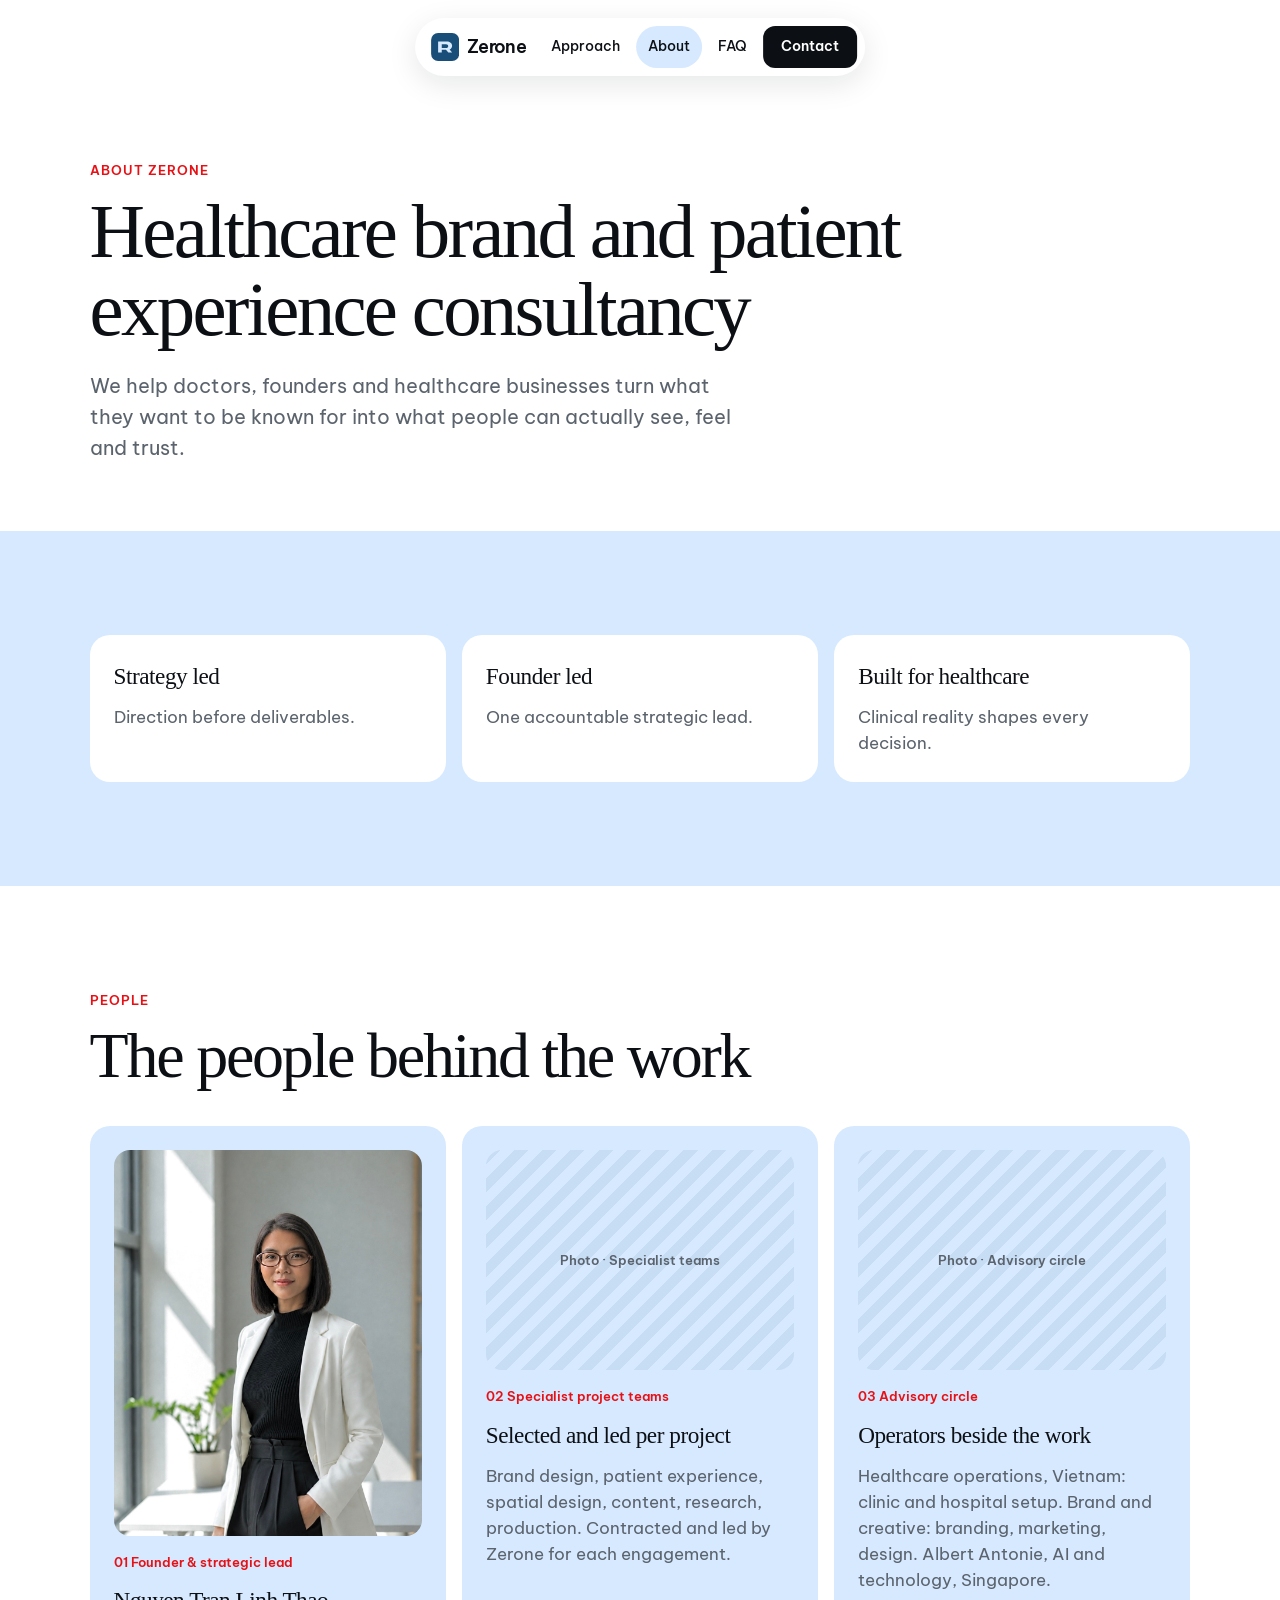
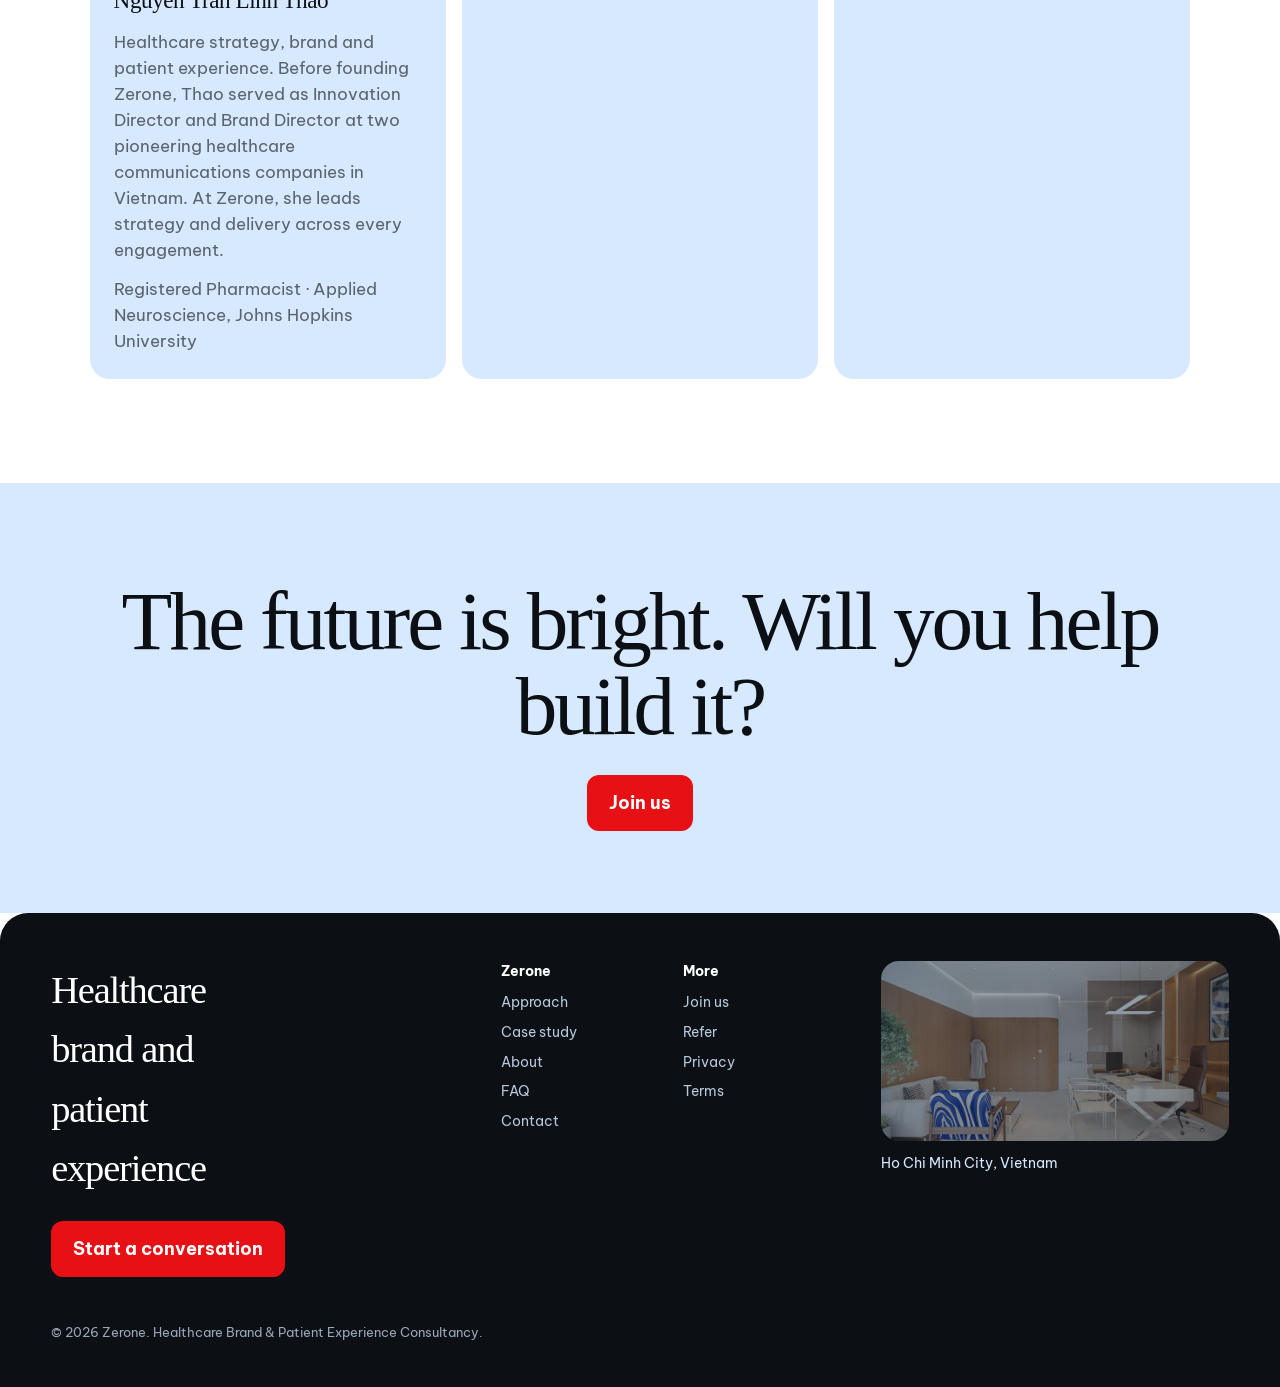
<file: about.html>
<!DOCTYPE html>
<html lang="en">
  <head>
    <meta charset="utf-8" />
    <meta name="viewport" content="width=device-width, initial-scale=1" />
    <title>About — Zerone</title>
    <link rel="icon" href="assets/logo.svg" type="image/svg+xml" />
    <link rel="preconnect" href="https://fonts.googleapis.com" />
    <link rel="preconnect" href="https://fonts.gstatic.com" crossorigin />
    <link href="https://fonts.googleapis.com/css2?family=Be+Vietnam+Pro:ital,wght@0,400;0,500;0,600;0,700;1,400&display=swap" rel="stylesheet" />
    <link rel="stylesheet" href="css/site.css" />
  </head>
  <body data-page="About">
    <div id="chrome-top"></div>
    <header class="page-hero">
      <p class="kicker">About Zerone</p>
      <h1>Healthcare brand and patient experience consultancy</h1>
      <p class="lede">We help doctors, founders and healthcare businesses turn what they want to be known for into what people can actually see, feel and trust.</p>
    </header>
    <section class="section mist">
      <div class="work-grid">
        <article class="work-card">
          <h3>Strategy led</h3>
          <p>Direction before deliverables.</p>
        </article>
        <article class="work-card">
          <h3>Founder led</h3>
          <p>One accountable strategic lead.</p>
        </article>
        <article class="work-card">
          <h3>Built for healthcare</h3>
          <p>Clinical reality shapes every decision.</p>
        </article>
      </div>
    </section>
    <section class="section">
      <p class="kicker">People</p>
      <h2 class="display">The people behind the work</h2>
      <div class="work-grid">
        <article class="work-card">
          <figure class="photo"><img src="assets/img/founder.jpg" alt="Nguyen Tran Linh Thao, founder and strategic lead" loading="lazy" /></figure>
          <div class="num">01 Founder &amp; strategic lead</div>
          <h3>Nguyen Tran Linh Thao</h3>
          <p>Healthcare strategy, brand and patient experience. Before founding Zerone, Thao served as Innovation Director and Brand Director at two pioneering healthcare communications companies in Vietnam. At Zerone, she leads strategy and delivery across every engagement.</p>
          <p style="margin-top: 0.8rem">Registered Pharmacist · Applied Neuroscience, Johns Hopkins University</p>
        </article>
        <article class="work-card">
          <div class="photo-slot">Photo · Specialist teams</div>
          <div class="num">02 Specialist project teams</div>
          <h3>Selected and led per project</h3>
          <p>Brand design, patient experience, spatial design, content, research, production. Contracted and led by Zerone for each engagement.</p>
        </article>
        <article class="work-card">
          <div class="photo-slot">Photo · Advisory circle</div>
          <div class="num">03 Advisory circle</div>
          <h3>Operators beside the work</h3>
          <p>Healthcare operations, Vietnam: clinic and hospital setup. Brand and creative: branding, marketing, design. Albert Antonie, AI and technology, Singapore.</p>
        </article>
      </div>
    </section>
    <section class="cta-band">
      <h2>The future is bright. Will you help build it?</h2>
      <p><a class="btn" href="join.html">Join us</a></p>
    </section>
    <div id="chrome-bottom"></div>
    <script src="js/site.js"></script>
  </body>
</html>
</file>
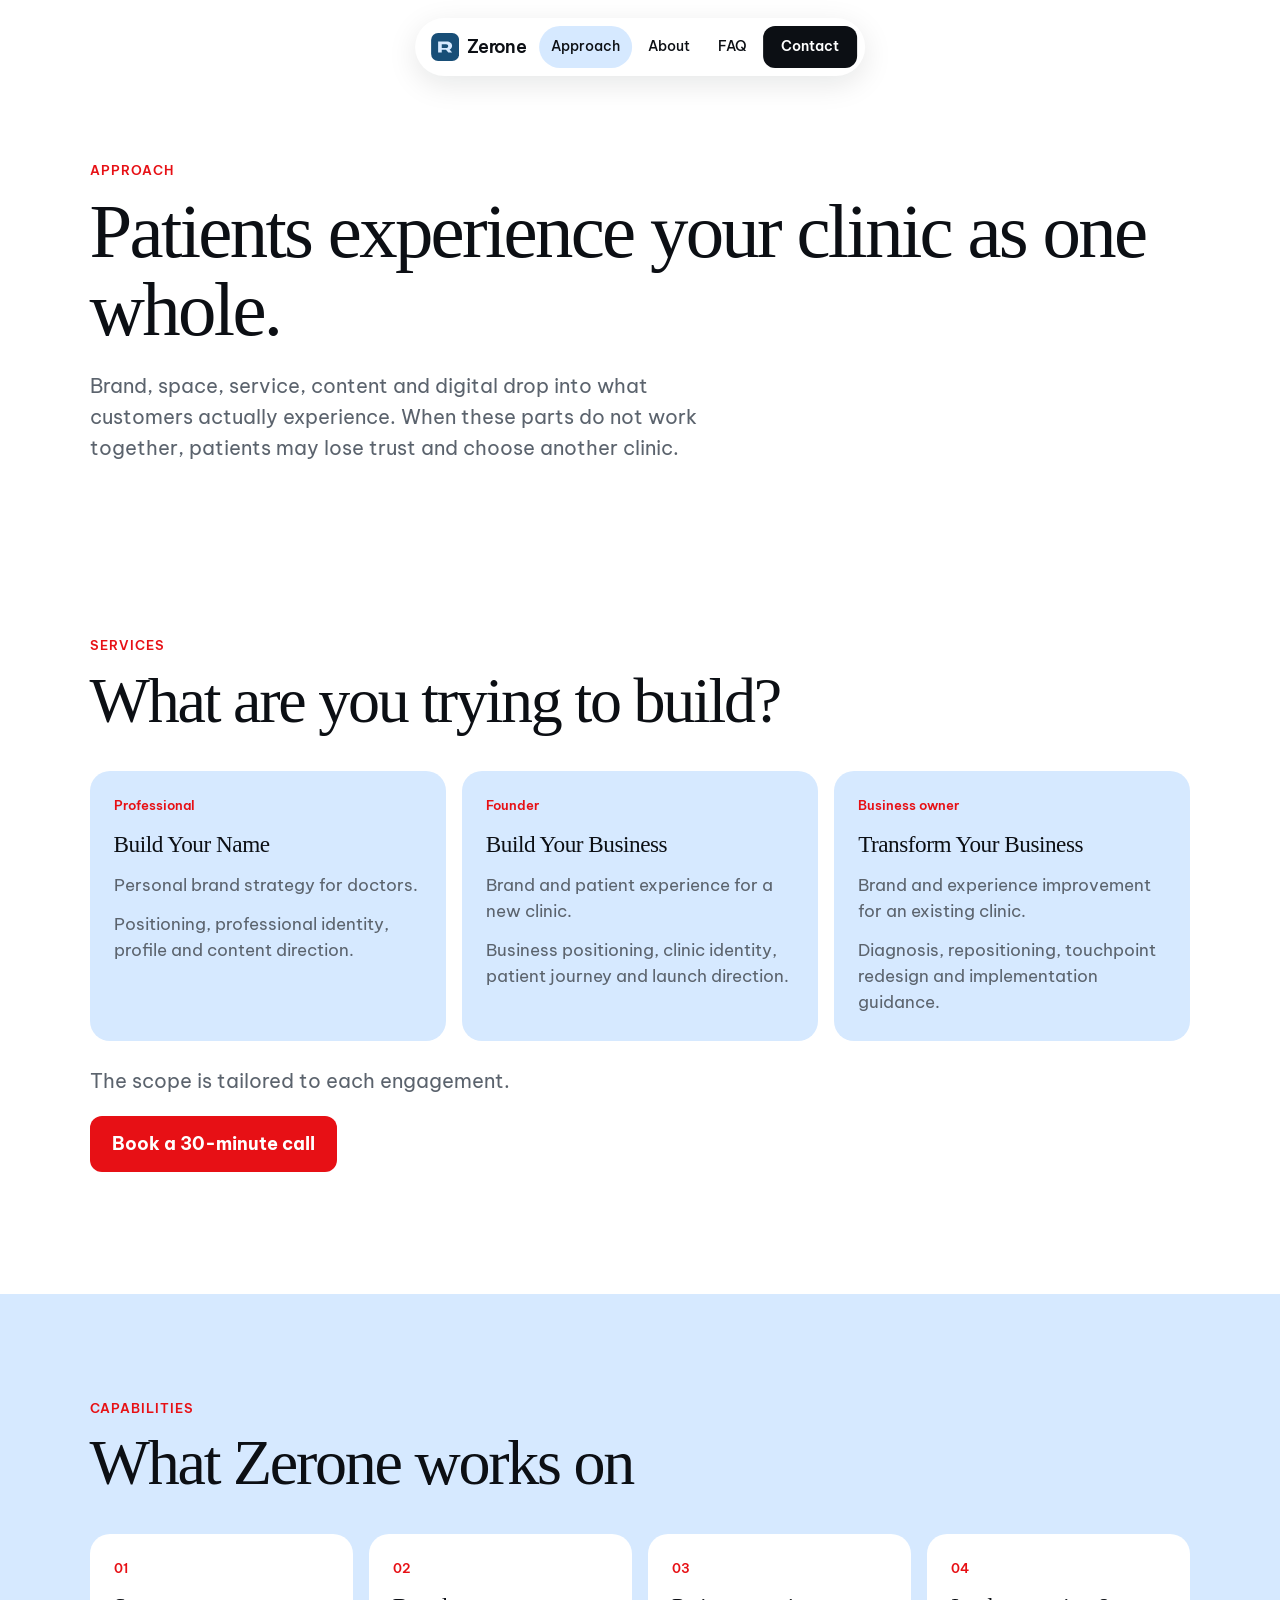
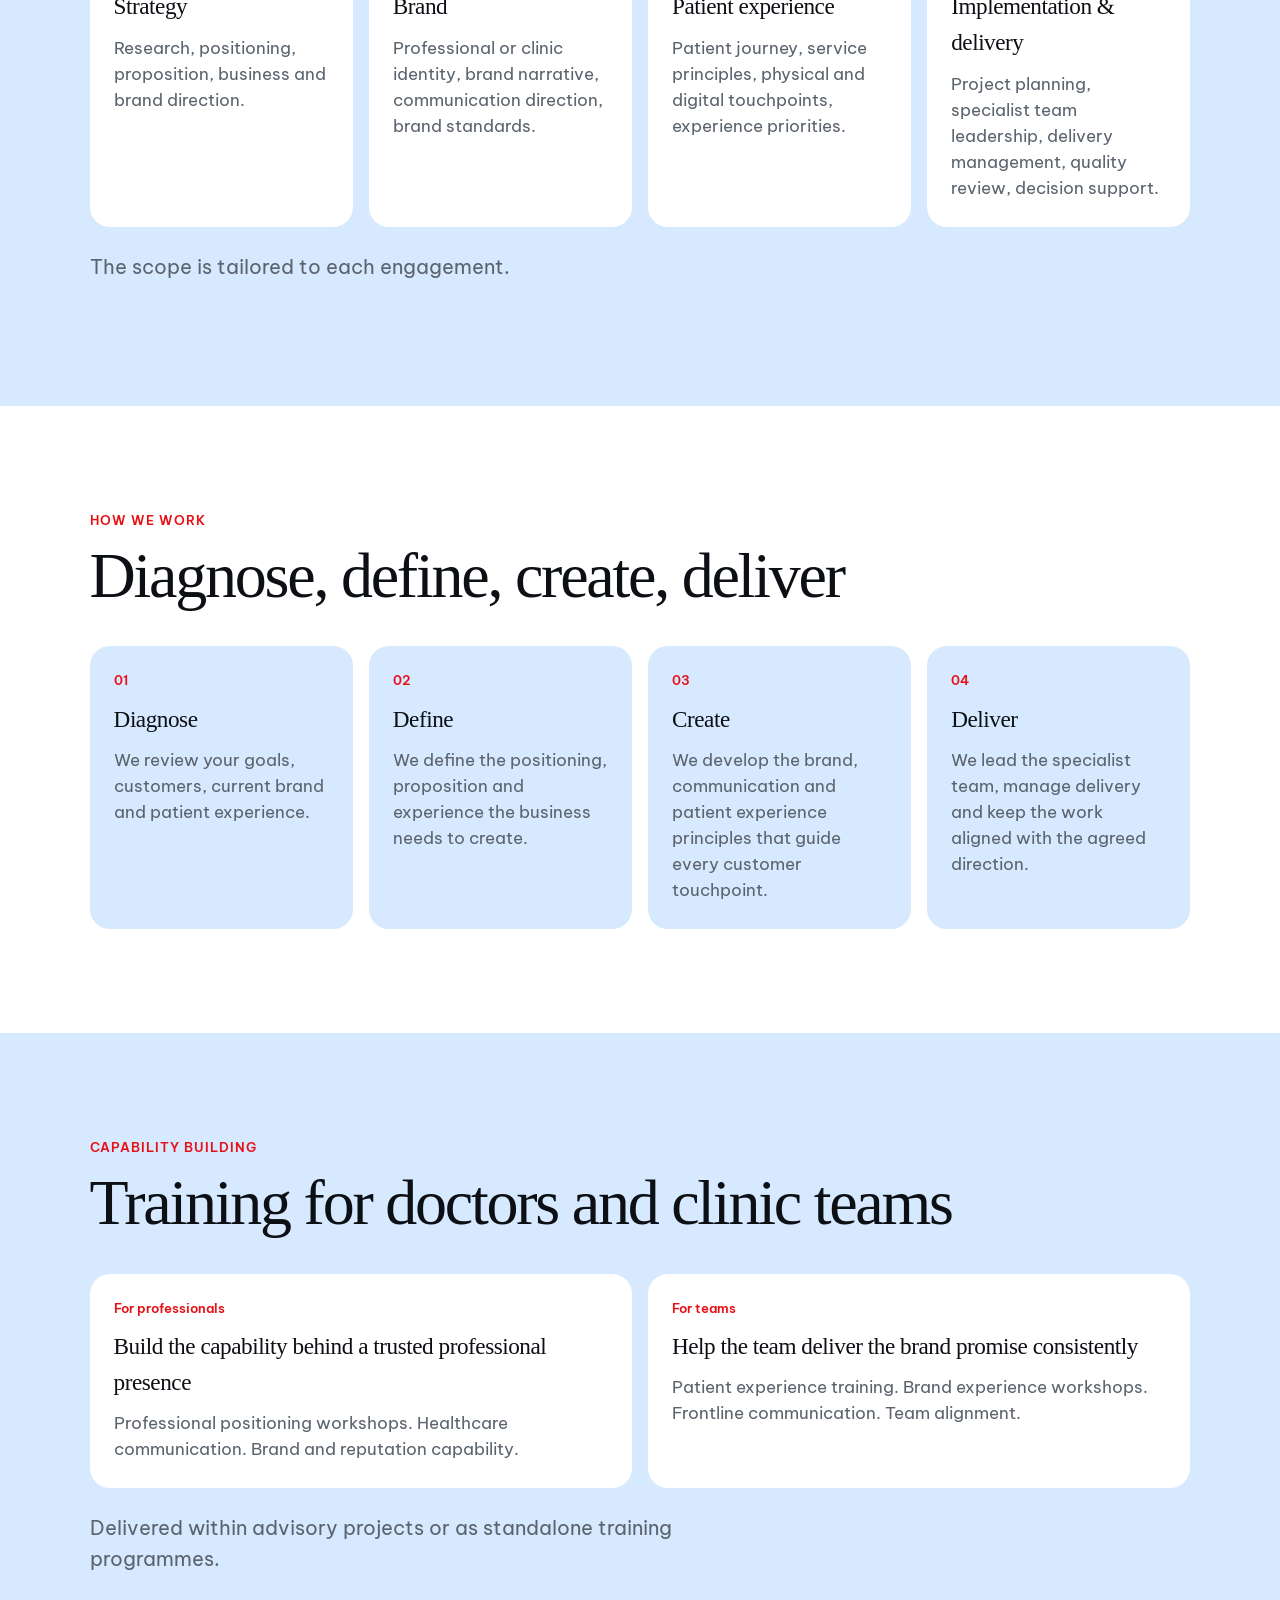
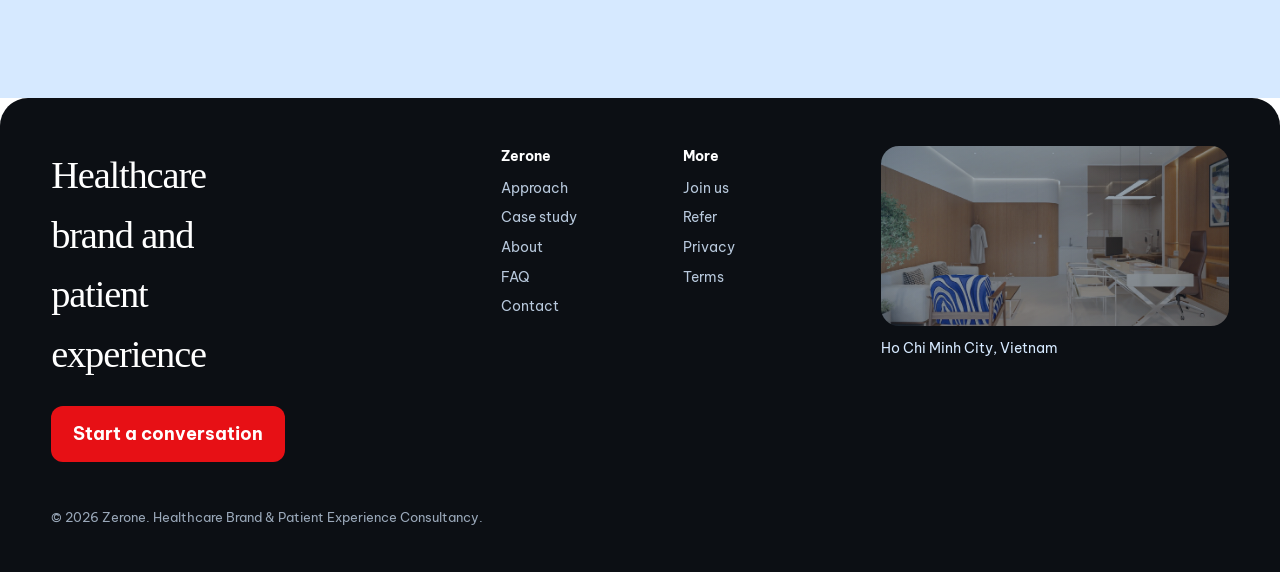
<file: approach.html>
<!DOCTYPE html>
<html lang="en">
  <head>
    <meta charset="utf-8" />
    <meta name="viewport" content="width=device-width, initial-scale=1" />
    <title>Approach — Zerone</title>
    <link rel="icon" href="assets/logo.svg" type="image/svg+xml" />
    <link rel="preconnect" href="https://fonts.googleapis.com" />
    <link rel="preconnect" href="https://fonts.gstatic.com" crossorigin />
    <link href="https://fonts.googleapis.com/css2?family=Be+Vietnam+Pro:ital,wght@0,400;0,500;0,600;0,700;1,400&display=swap" rel="stylesheet" />
    <link rel="stylesheet" href="css/site.css" />
  </head>
  <body data-page="Approach">
    <div id="chrome-top"></div>
    <header class="page-hero">
      <p class="kicker">Approach</p>
      <h1>Patients experience your clinic as one whole.</h1>
      <p class="lede">Brand, space, service, content and digital drop into what customers actually experience. When these parts do not work together, patients may lose trust and choose another clinic.</p>
    </header>
    <section class="section" id="services">
      <p class="kicker">Services</p>
      <h2 class="display">What are you trying to build?</h2>
      <div class="work-grid" style="margin-top: 2rem">
        <article class="work-card"><div class="num">Professional</div><h3>Build Your Name</h3><p>Personal brand strategy for doctors.</p><p style="margin-top: 0.8rem">Positioning, professional identity, profile and content direction.</p></article>
        <article class="work-card"><div class="num">Founder</div><h3>Build Your Business</h3><p>Brand and patient experience for a new clinic.</p><p style="margin-top: 0.8rem">Business positioning, clinic identity, patient journey and launch direction.</p></article>
        <article class="work-card"><div class="num">Business owner</div><h3>Transform Your Business</h3><p>Brand and experience improvement for an existing clinic.</p><p style="margin-top: 0.8rem">Diagnosis, repositioning, touchpoint redesign and implementation guidance.</p></article>
      </div>
      <p class="lede" style="margin-top: 1.5rem">The scope is tailored to each engagement.</p>
      <p><a class="btn" href="contact.html">Book a 30-minute call</a></p>
    </section>
    <section class="section mist">
      <p class="kicker">Capabilities</p>
      <h2 class="display">What Zerone works on</h2>
      <div class="caps">
        <article class="cap">
          <div class="num">01</div>
          <h3>Strategy</h3>
          <p>Research, positioning, proposition, business and brand direction.</p>
        </article>
        <article class="cap">
          <div class="num">02</div>
          <h3>Brand</h3>
          <p>Professional or clinic identity, brand narrative, communication direction, brand standards.</p>
        </article>
        <article class="cap">
          <div class="num">03</div>
          <h3>Patient experience</h3>
          <p>Patient journey, service principles, physical and digital touchpoints, experience priorities.</p>
        </article>
        <article class="cap">
          <div class="num">04</div>
          <h3>Implementation &amp; delivery</h3>
          <p>Project planning, specialist team leadership, delivery management, quality review, decision support.</p>
        </article>
      </div>
      <p class="lede" style="margin-top: 1.5rem">The scope is tailored to each engagement.</p>
    </section>
    <section class="section" id="how">
      <p class="kicker">How we work</p>
      <h2 class="display">Diagnose, define, create, deliver</h2>
      <div class="work-grid four">
        <article class="work-card">
          <div class="num">01</div>
          <h3>Diagnose</h3>
          <p>We review your goals, customers, current brand and patient experience.</p>
        </article>
        <article class="work-card">
          <div class="num">02</div>
          <h3>Define</h3>
          <p>We define the positioning, proposition and experience the business needs to create.</p>
        </article>
        <article class="work-card">
          <div class="num">03</div>
          <h3>Create</h3>
          <p>We develop the brand, communication and patient experience principles that guide every customer touchpoint.</p>
        </article>
        <article class="work-card">
          <div class="num">04</div>
          <h3>Deliver</h3>
          <p>We lead the specialist team, manage delivery and keep the work aligned with the agreed direction.</p>
        </article>
      </div>
    </section>
    <section class="section mist" id="training">
      <p class="kicker">Capability building</p>
      <h2 class="display">Training for doctors and clinic teams</h2>
      <div class="work-grid two">
        <article class="work-card">
          <div class="role">For professionals</div>
          <h3>Build the capability behind a trusted professional presence</h3>
          <p>Professional positioning workshops. Healthcare communication. Brand and reputation capability.</p>
        </article>
        <article class="work-card">
          <div class="role">For teams</div>
          <h3>Help the team deliver the brand promise consistently</h3>
          <p>Patient experience training. Brand experience workshops. Frontline communication. Team alignment.</p>
        </article>
      </div>
      <p class="lede" style="margin-top: 1.5rem">Delivered within advisory projects or as standalone training programmes.</p>
    </section>
    <div id="chrome-bottom"></div>
    <script src="js/site.js"></script>
  </body>
</html>
</file>
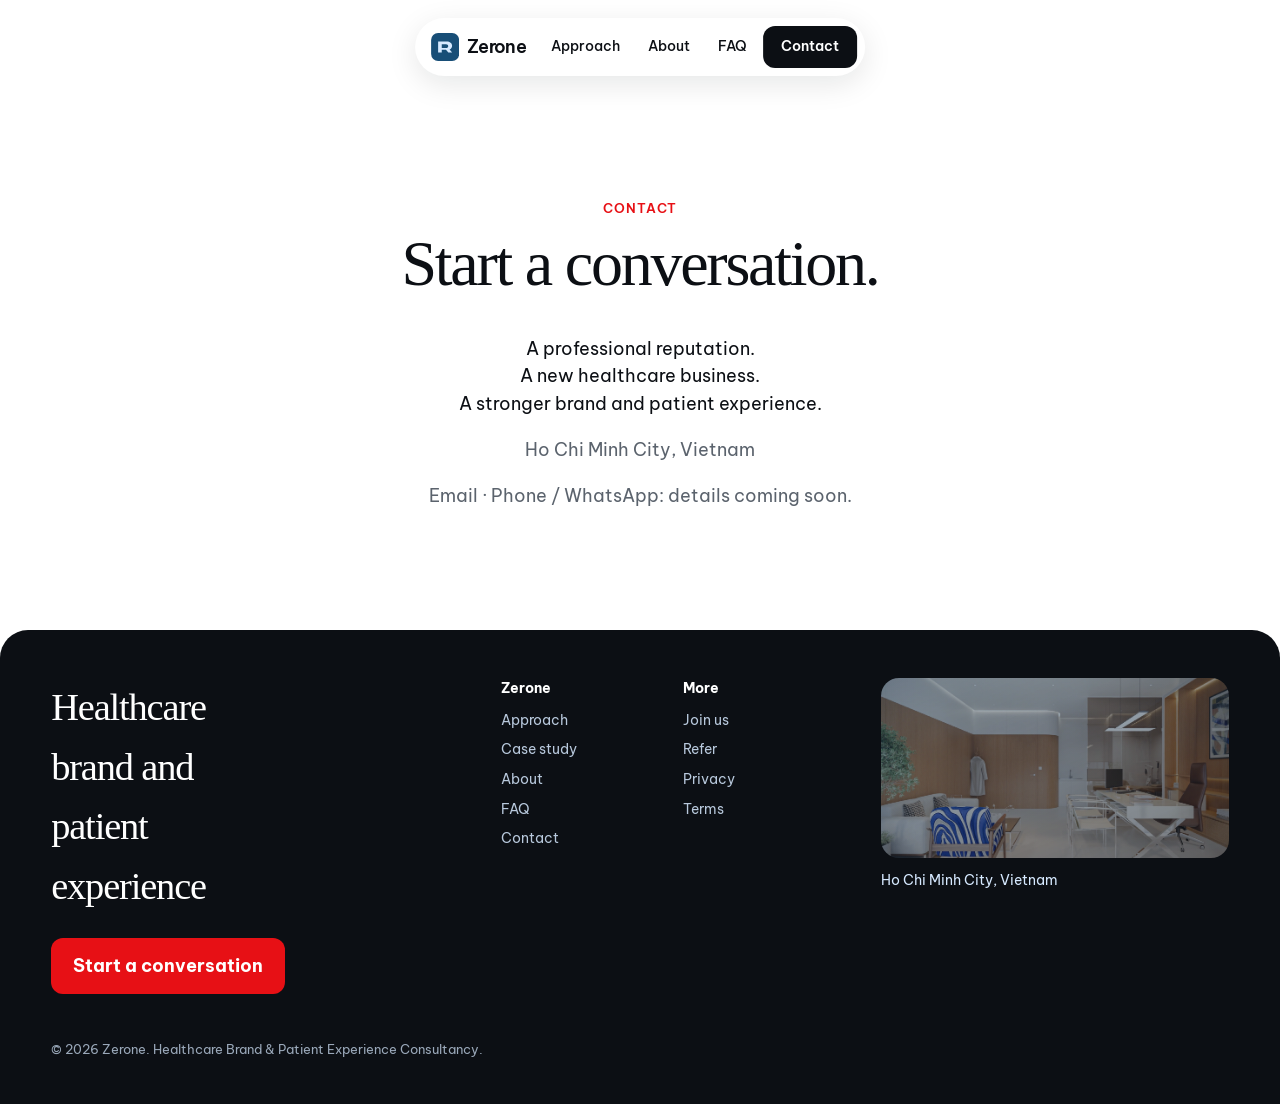
<file: contact.html>
<!DOCTYPE html>
<html lang="en">
  <head>
    <meta charset="utf-8" />
    <meta name="viewport" content="width=device-width, initial-scale=1" />
    <title>Contact — Zerone</title>
    <link rel="icon" href="assets/logo.svg" type="image/svg+xml" />
    <link rel="preconnect" href="https://fonts.googleapis.com" />
    <link rel="preconnect" href="https://fonts.gstatic.com" crossorigin />
    <link href="https://fonts.googleapis.com/css2?family=Be+Vietnam+Pro:ital,wght@0,400;0,500;0,600;0,700;1,400&display=swap" rel="stylesheet" />
    <link rel="stylesheet" href="css/site.css" />
  </head>
  <body data-page="Contact">
    <div id="chrome-top"></div>
    <main class="form-page">
      <div style="width: min(680px, 92vw)">
        <p class="kicker">Contact</p>
        <h1 class="display">Start a conversation.</h1>
        <p>A professional reputation.<br />A new healthcare business.<br />A stronger brand and patient experience.</p>
        <p style="color: var(--slate)">Ho Chi Minh City, Vietnam</p>
        <p style="color: var(--slate)">Email · Phone / WhatsApp: details coming soon.</p>
      </div>
    </main>
    <div id="chrome-bottom"></div>
    <script src="js/site.js"></script>
  </body>
</html>
</file>
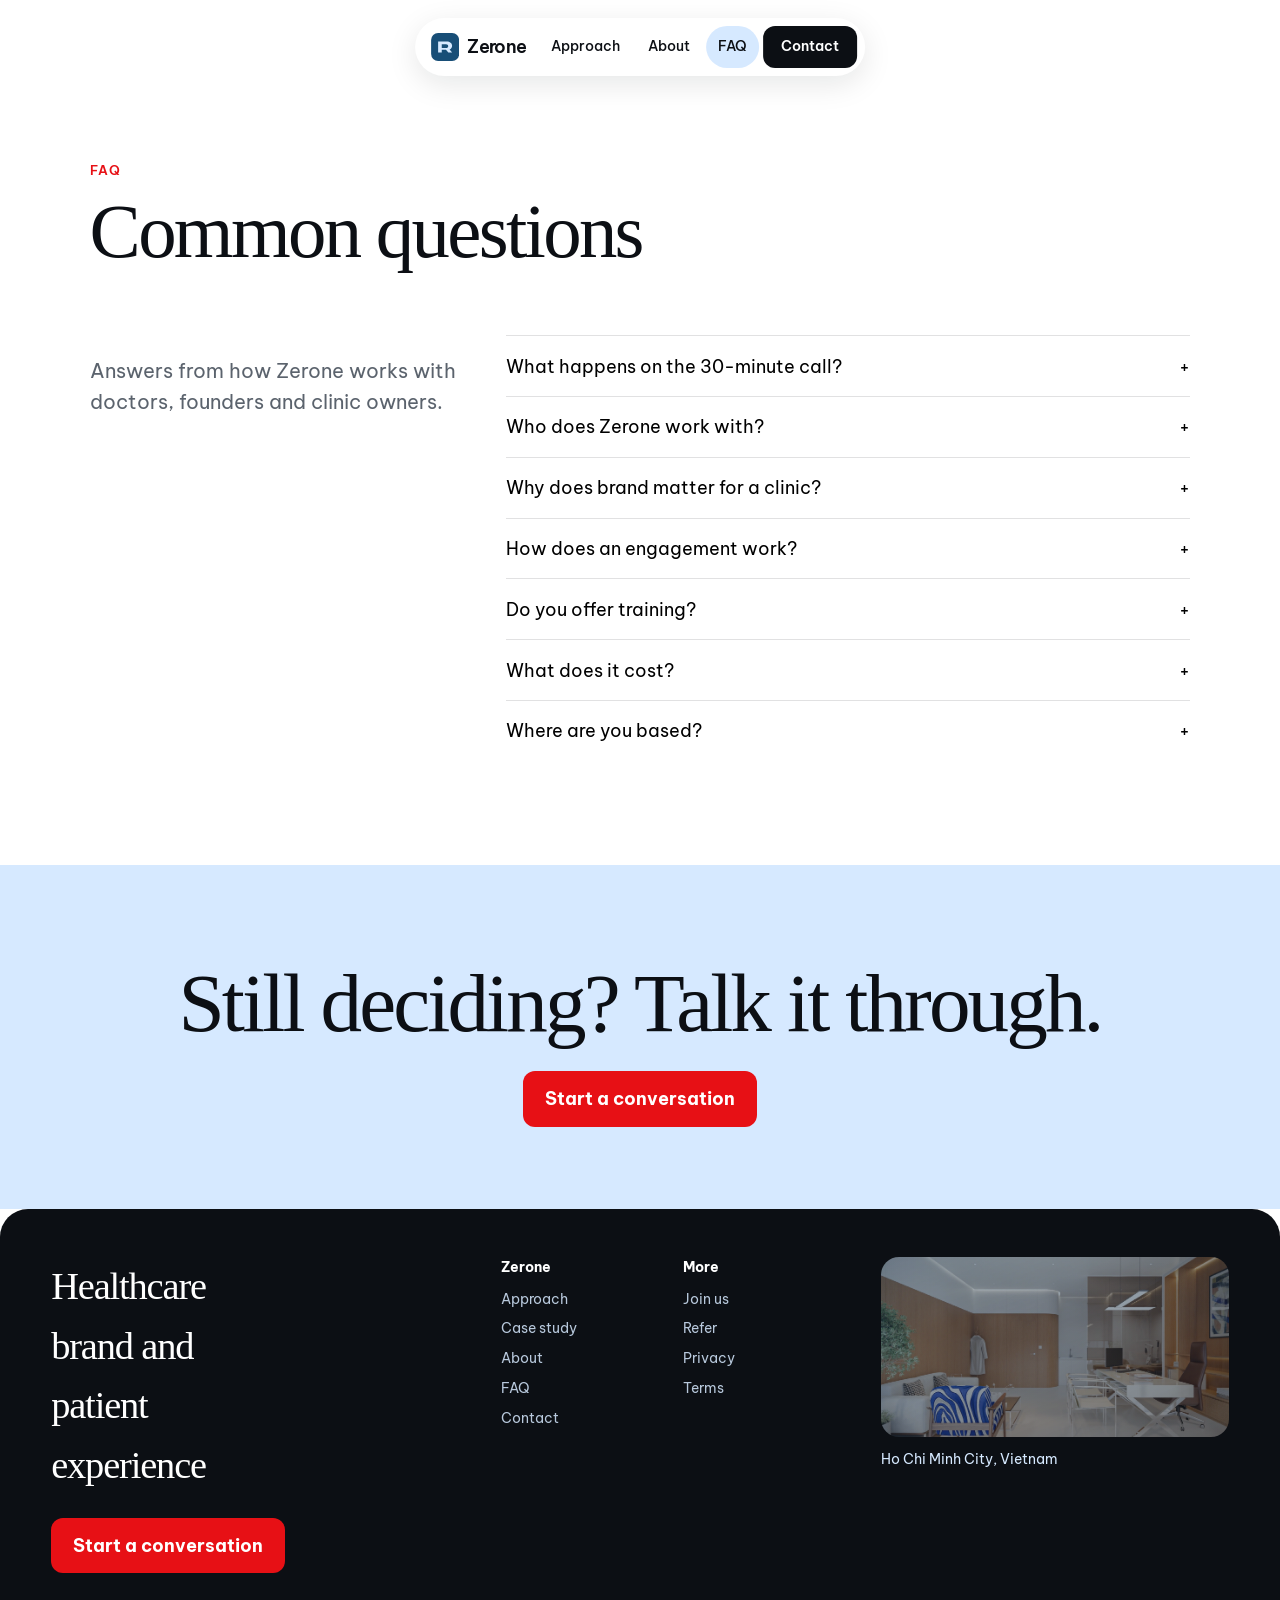
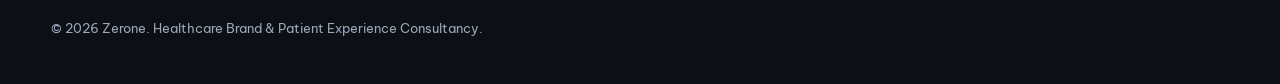
<file: faq.html>
<!DOCTYPE html>
<html lang="en">
  <head>
    <meta charset="utf-8" />
    <meta name="viewport" content="width=device-width, initial-scale=1" />
    <title>FAQ — Zerone</title>
    <link rel="icon" href="assets/logo.svg" type="image/svg+xml" />
    <link rel="preconnect" href="https://fonts.googleapis.com" />
    <link rel="preconnect" href="https://fonts.gstatic.com" crossorigin />
    <link href="https://fonts.googleapis.com/css2?family=Be+Vietnam+Pro:ital,wght@0,400;0,500;0,600;0,700;1,400&display=swap" rel="stylesheet" />
    <link rel="stylesheet" href="css/site.css" />
  </head>
  <body data-page="FAQ">
    <div id="chrome-top"></div>
    <header class="page-hero">
      <p class="kicker">FAQ</p>
      <h1>Common questions</h1>
    </header>
    <section class="section" style="padding-top: 0">
      <div class="faq-wrap">
        <p class="lede">Answers from how Zerone works with doctors, founders and clinic owners.</p>
        <div id="faq-list"></div>
      </div>
    </section>
    <section class="cta-band">
      <h2>Still deciding? Talk it through.</h2>
      <p><a class="btn" href="contact.html">Start a conversation</a></p>
    </section>
    <div id="chrome-bottom"></div>
    <script src="js/site.js"></script>
  </body>
</html>
</file>
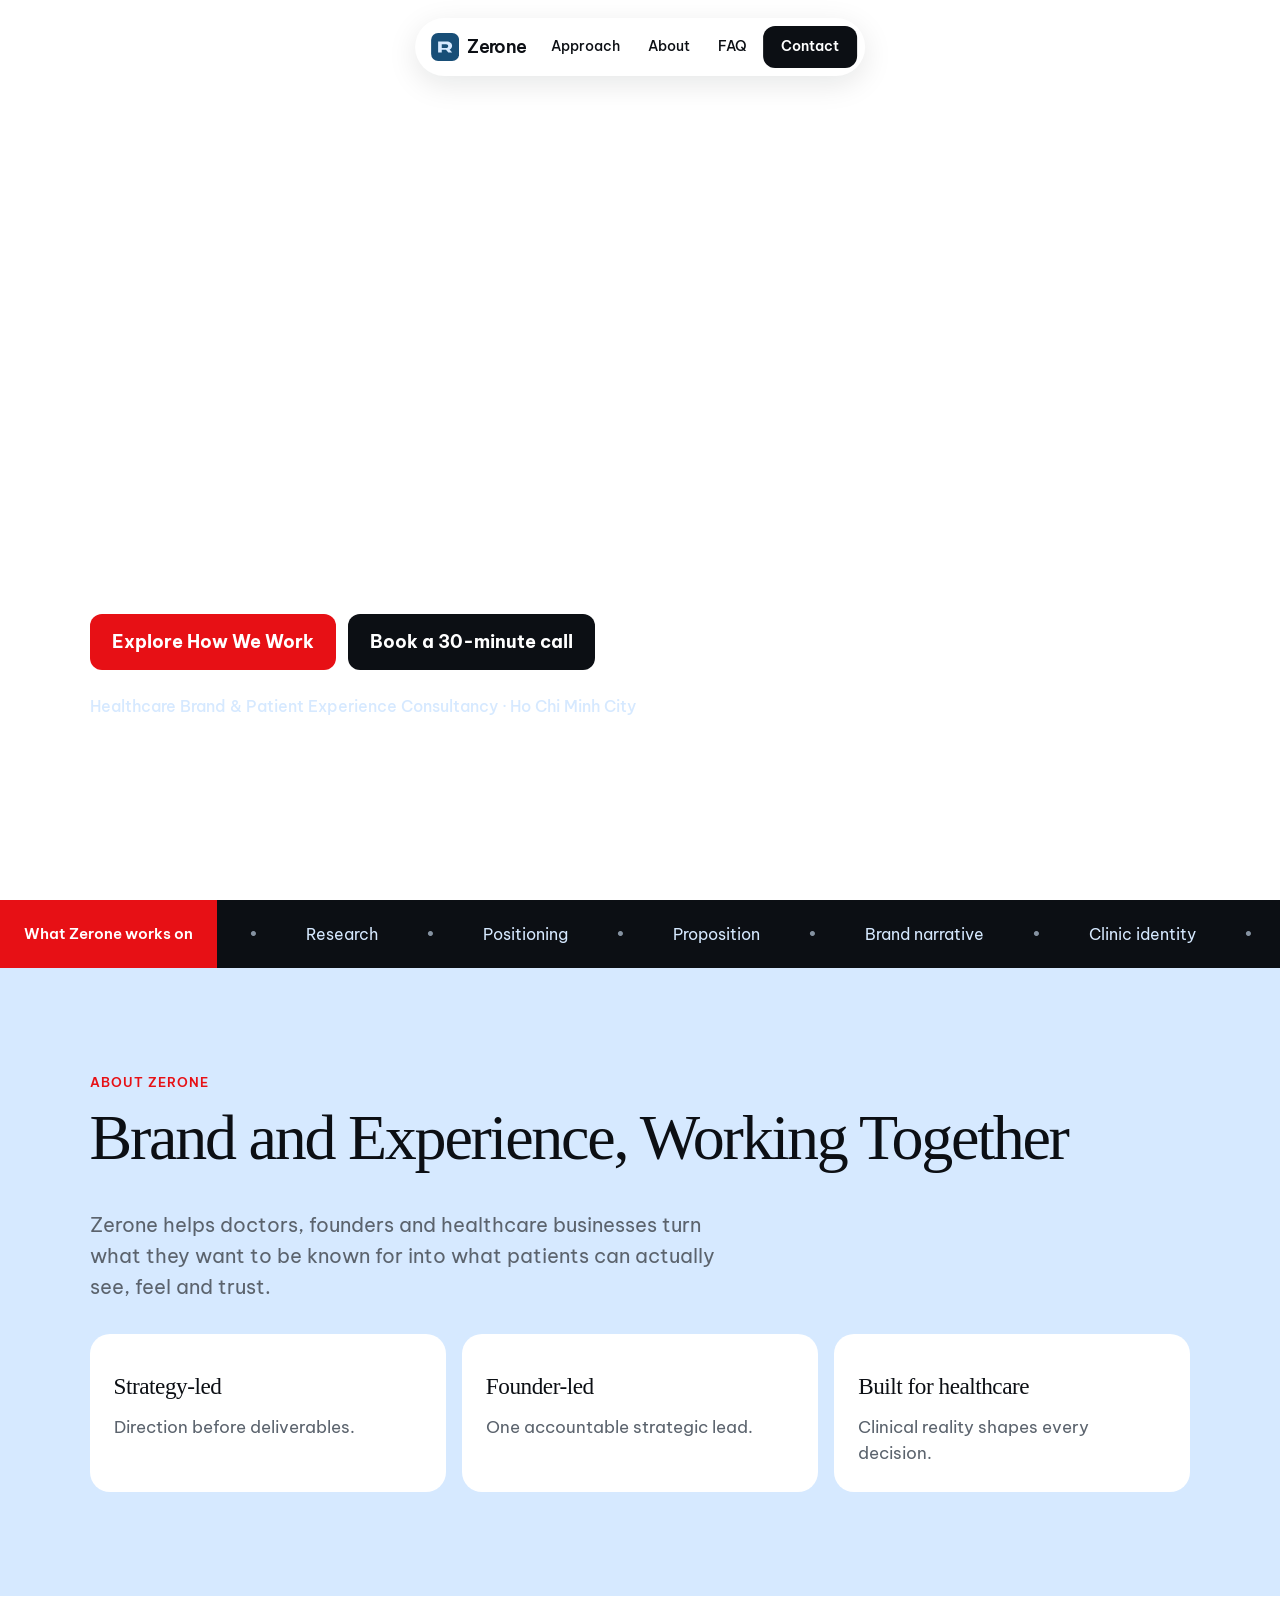
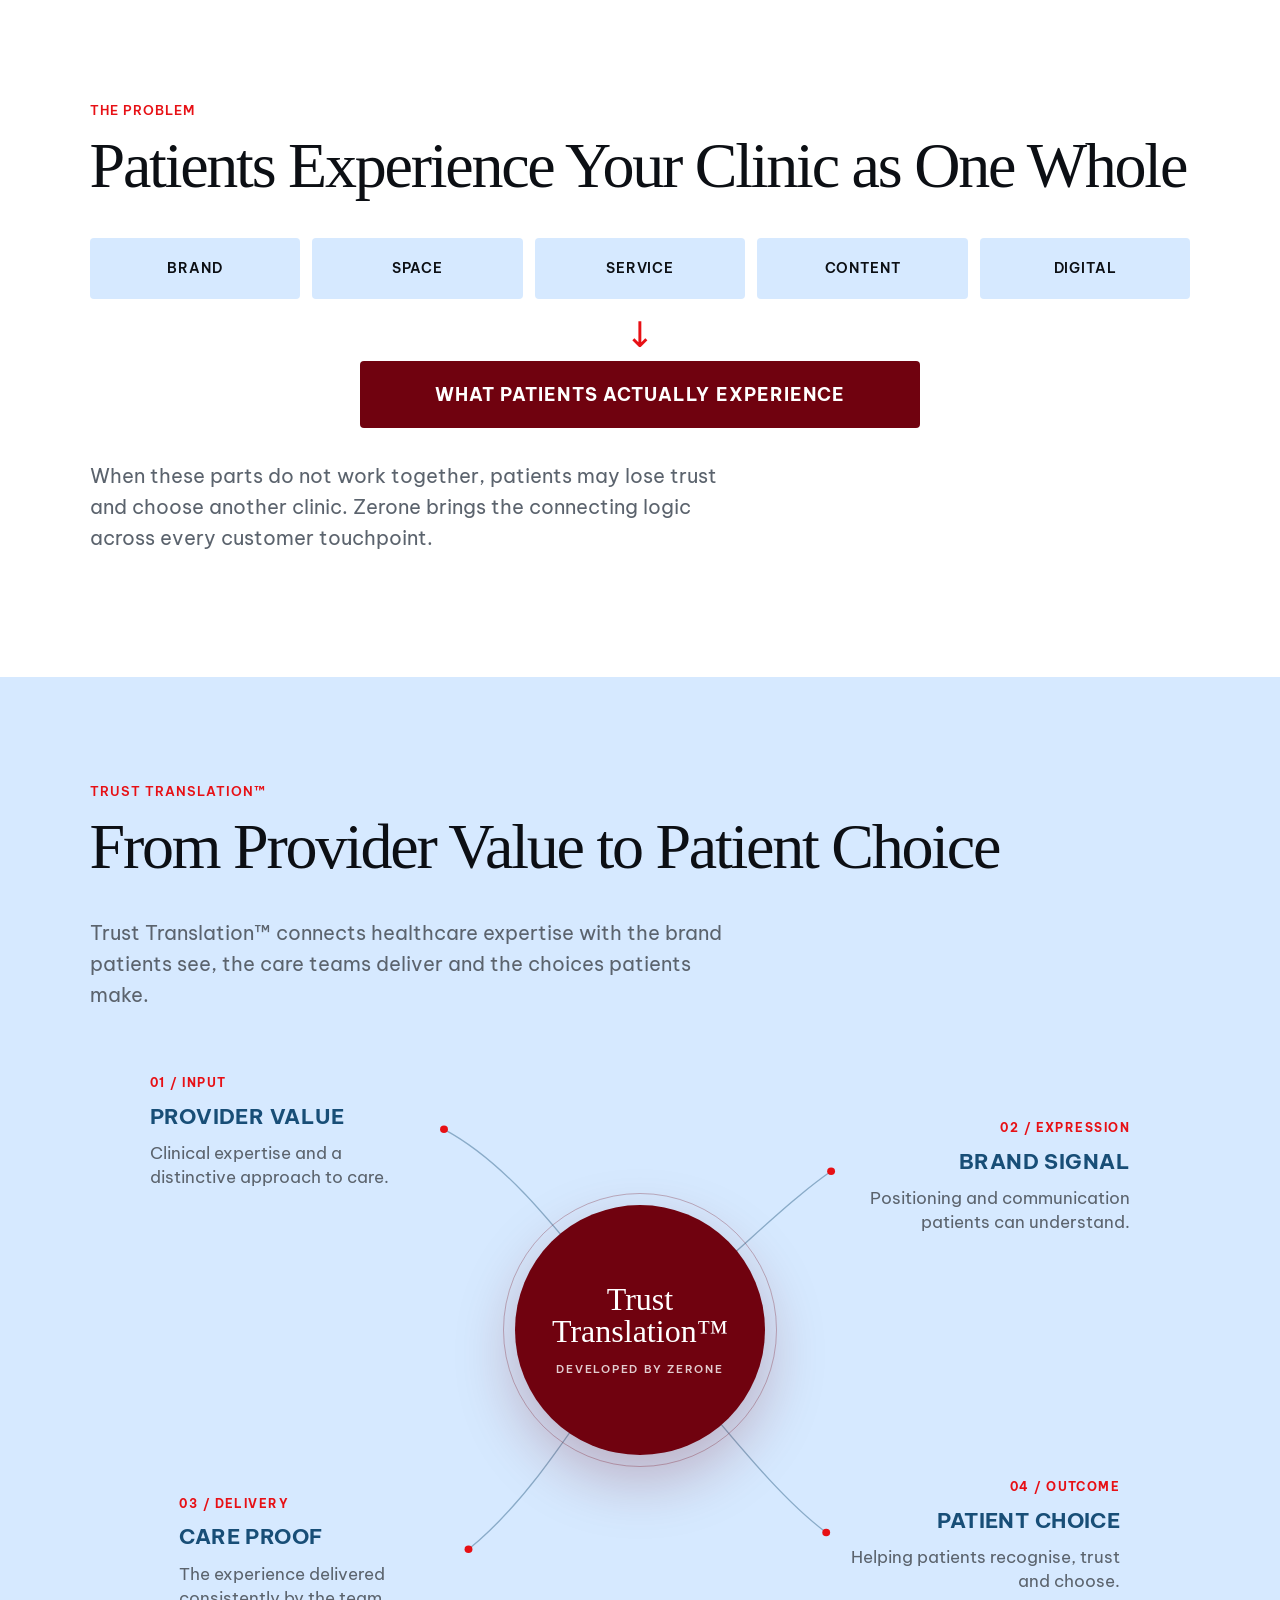
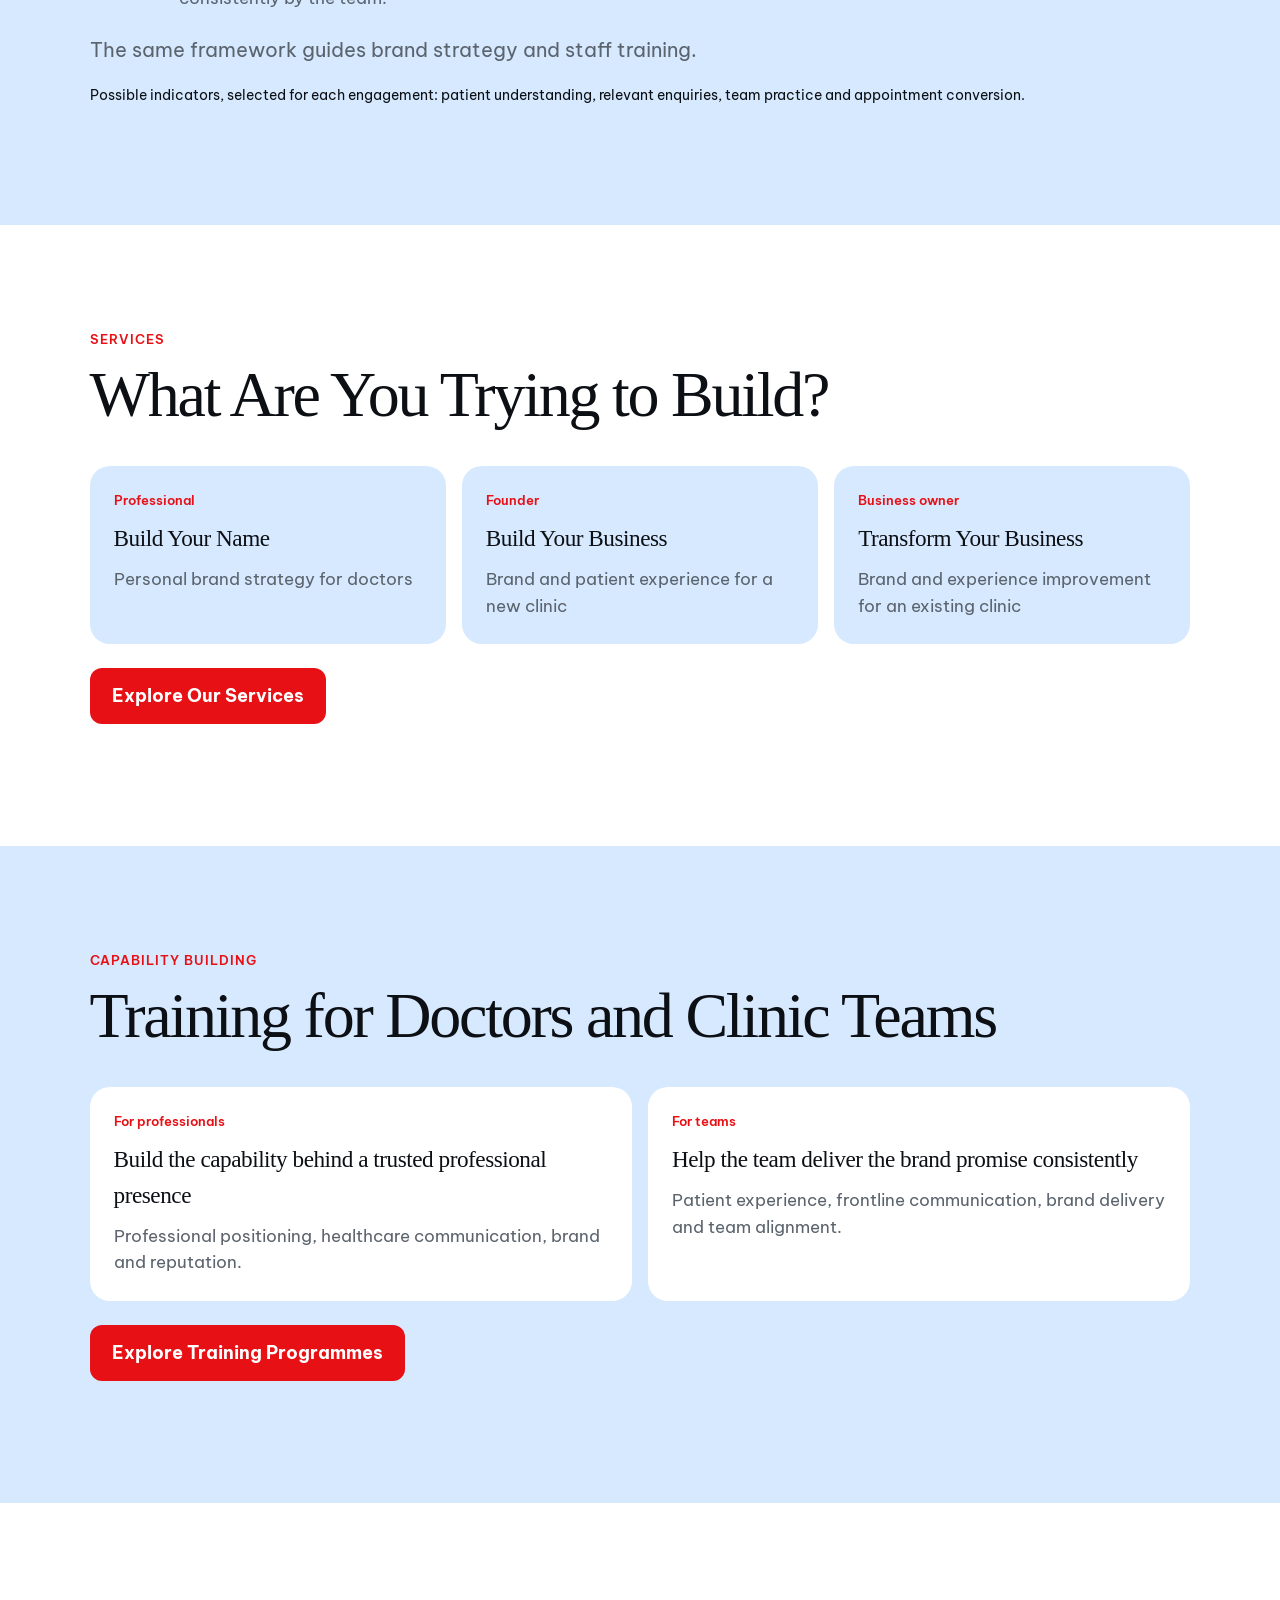
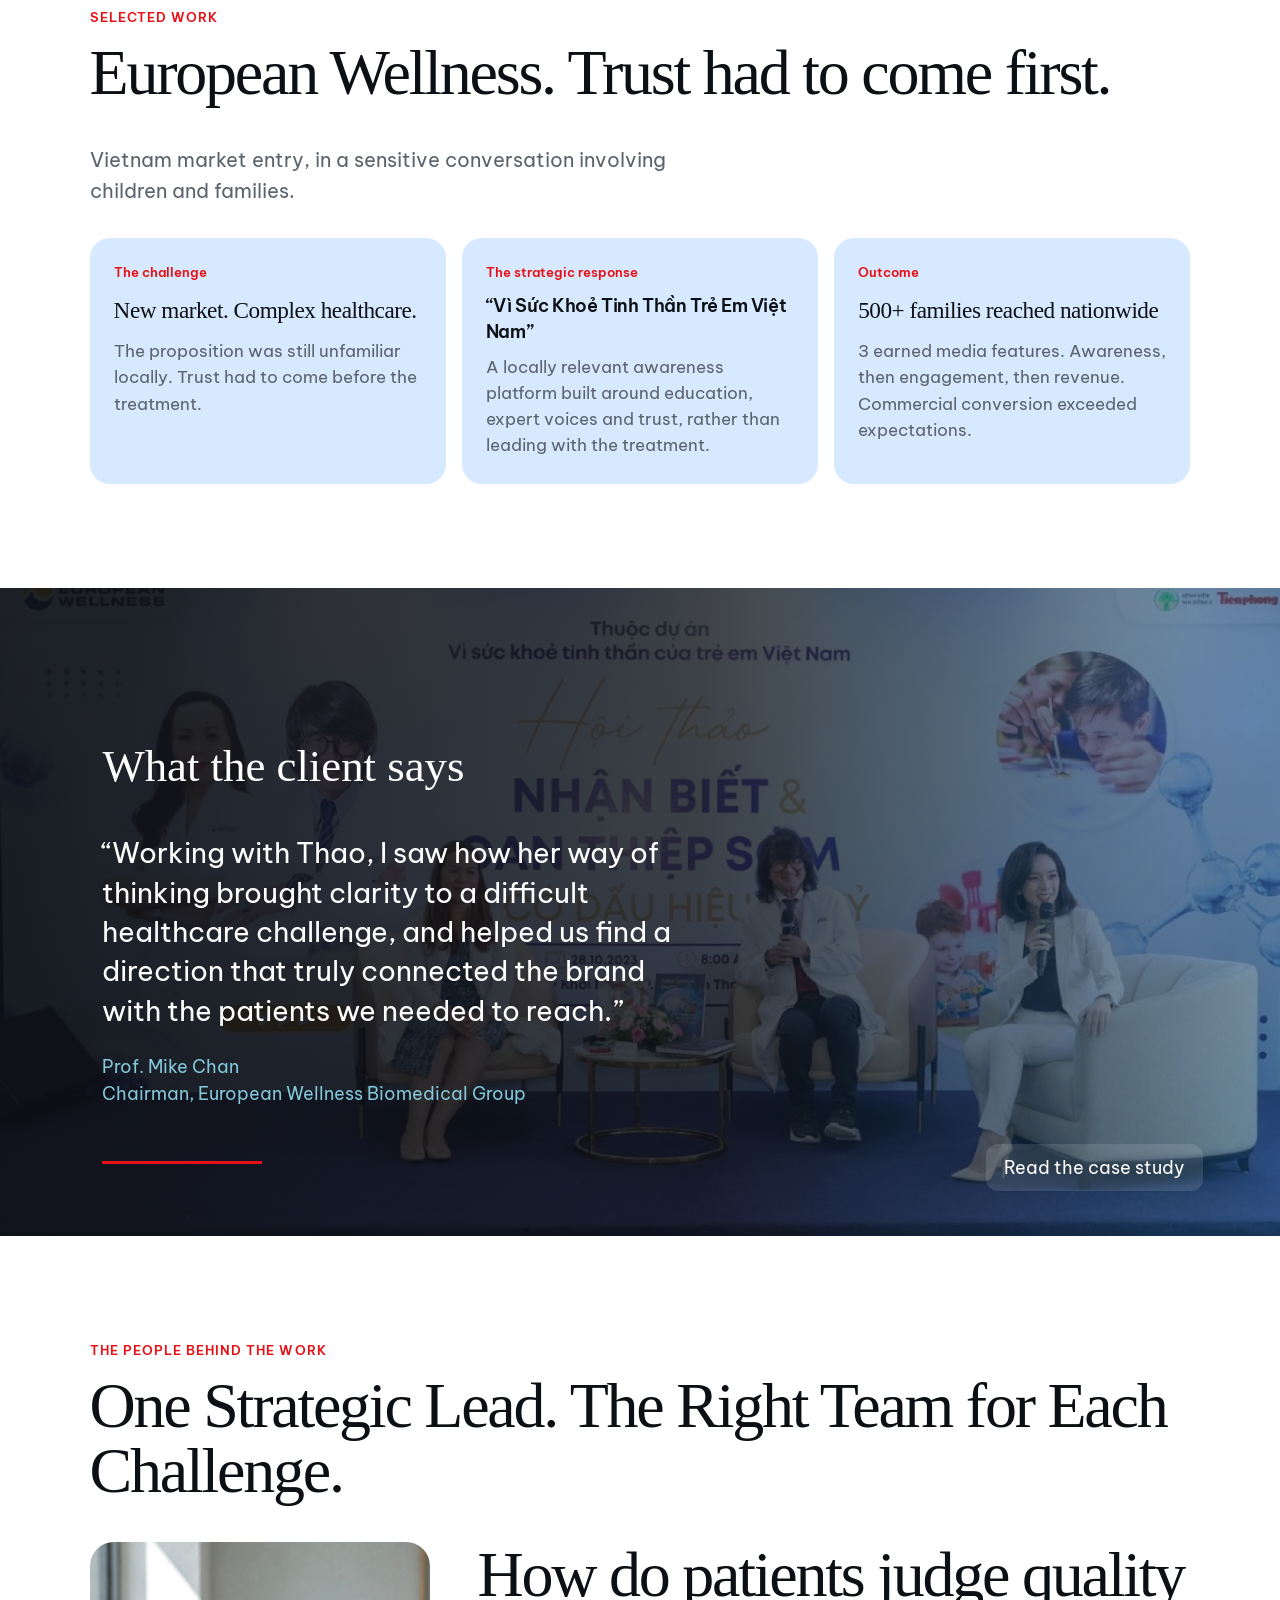
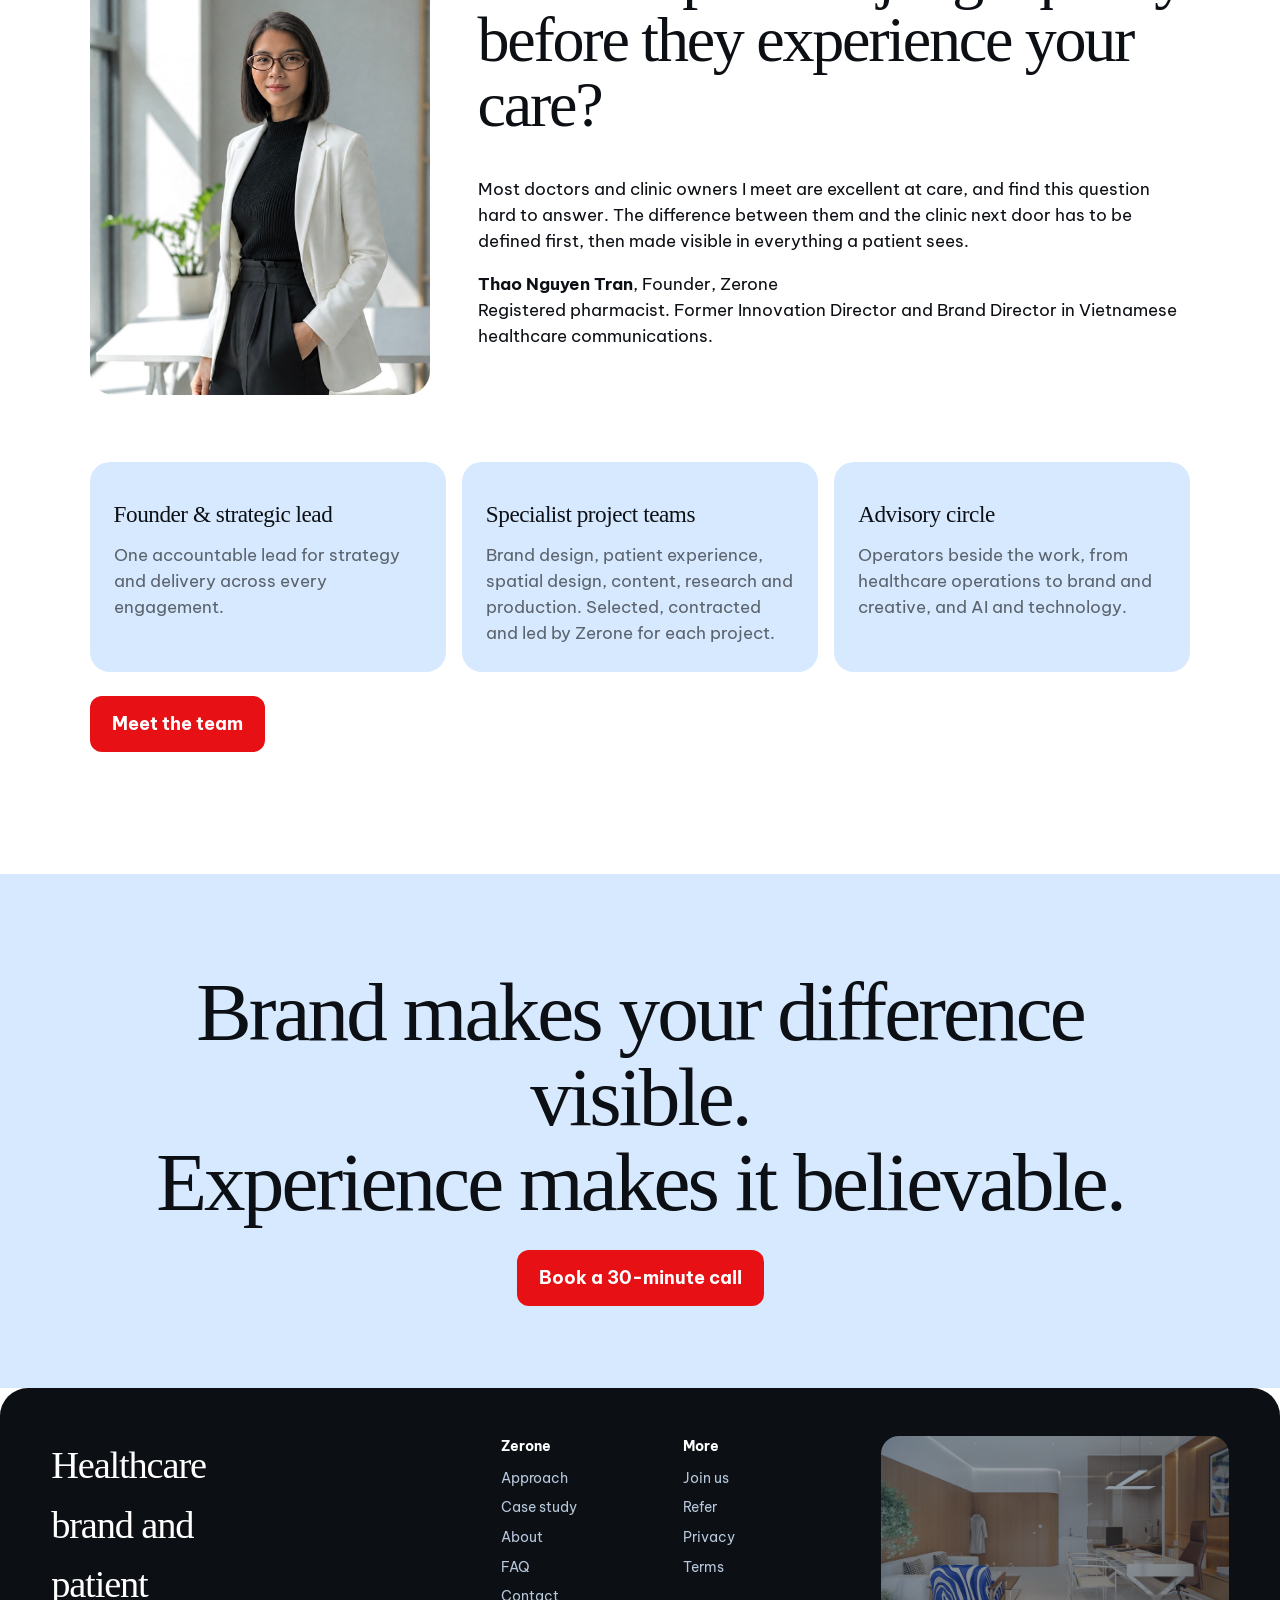
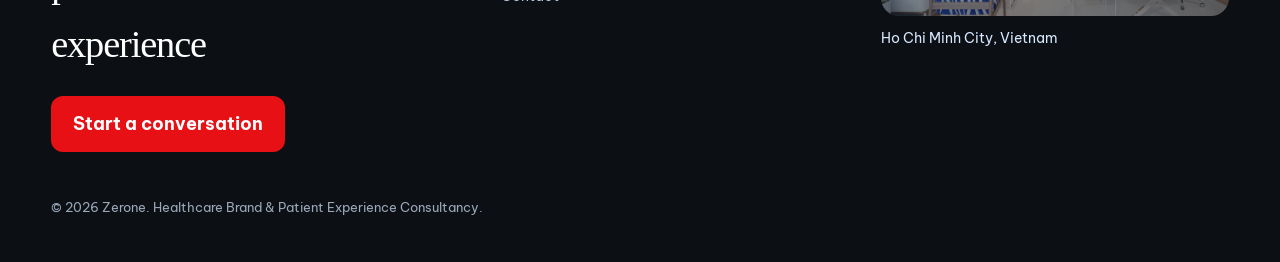
<file: index (2).html>
<!DOCTYPE html>
<html lang="en">
  <head>
    <meta charset="utf-8" />
    <meta name="viewport" content="width=device-width, initial-scale=1" />
    <title>Zerone — Healthcare Brand &amp; Patient Experience Consultancy</title>
    <meta
      name="description"
      content="Zerone helps doctors, founders and healthcare businesses turn what they want to be known for into what patients can actually see, feel and trust."
    />
    <link rel="icon" href="assets/logo.svg" type="image/svg+xml" />
    <link rel="preconnect" href="https://fonts.googleapis.com" />
    <link rel="preconnect" href="https://fonts.gstatic.com" crossorigin />
    <link href="https://fonts.googleapis.com/css2?family=Be+Vietnam+Pro:ital,wght@0,400;0,500;0,600;0,700;1,400&display=swap" rel="stylesheet" />
    <link rel="stylesheet" href="css/site.css" />
  </head>
  <body>
    <div id="chrome-top"></div>

    <section class="hero" aria-label="Hero section">
      <div class="hero-copy">
        <h1>Be the name patients seek out. Build the clinic they return to.</h1>
        <p class="lede" style="margin: 0 0 0.6rem; font-weight: 600">Turning Healthcare Value Into Patient Trust</p>
        <p class="lede" style="margin: 0 0 1.6rem">Brand and patient experience strategy for doctors, founders and healthcare businesses.</p>
        <div class="hero-actions">
          <a class="btn" href="approach.html#how">Explore How We Work</a>
          <a class="btn btn-dark" href="contact.html">Book a 30-minute call</a>
        </div>
      </div>
      <p class="hero-kicker">Healthcare Brand &amp; Patient Experience Consultancy · Ho Chi Minh City</p>
      <div class="activity-stack" aria-hidden="true">
        <article class="activity-card">
          <strong>The doctor · who patients seek out</strong>
          <span class="check">✓</span>
        </article>
        <article class="activity-card">
          <strong>The brand · what patients recognise</strong>
          <span class="check">✓</span>
        </article>
        <article class="activity-card">
          <strong>The experience · how patients remember</strong>
          <span class="check">✓</span>
        </article>
      </div>
    </section>

    <div class="ticker">
      <div class="ticker-label">What Zerone works on</div>
      <div class="ticker-track" id="ticker-track"></div>
    </div>

    <section class="section mist">
      <p class="kicker">About Zerone</p>
      <h2 class="display">Brand and Experience, Working Together</h2>
      <p class="lede">Zerone helps doctors, founders and healthcare businesses turn what they want to be known for into what patients can actually see, feel and trust.</p>
      <div class="work-grid" style="margin-top: 2rem">
        <article class="work-card">
          <div class="num"></div>
          <h3>Strategy-led</h3>
          <p>Direction before deliverables.</p>
        </article>
        <article class="work-card">
          <div class="num"></div>
          <h3>Founder-led</h3>
          <p>One accountable strategic lead.</p>
        </article>
        <article class="work-card">
          <div class="num"></div>
          <h3>Built for healthcare</h3>
          <p>Clinical reality shapes every decision.</p>
        </article>
      </div>
    </section>

    <section class="section">
      <p class="kicker">The problem</p>
      <h2 class="display">Patients Experience Your Clinic as One Whole</h2>
      <div class="flow"><span>Brand</span><span>Space</span><span>Service</span><span>Content</span><span>Digital</span></div>
      <div class="flow-arrow" aria-hidden="true">↓</div>
      <p class="flow-result">What patients actually experience</p>
      <p class="lede" style="margin-top: 2rem">When these parts do not work together, patients may lose trust and choose another clinic. Zerone brings the connecting logic across every customer touchpoint.</p>
    </section>

    <section class="section mist">
      <p class="kicker">Trust Translation™</p>
      <h2 class="display">From Provider Value to Patient Choice</h2>
      <p class="lede">Trust Translation™ connects healthcare expertise with the brand patients see, the care teams deliver and the choices patients make.</p>
      <div class="tt-field" id="tt-field" aria-label="Trust Translation framework">
        <svg class="tt-signals" viewBox="0 0 1000 600" preserveAspectRatio="none" aria-hidden="true">
          <path pathLength="1" d="M500 300 C440 230 380 130 300 85"></path>
          <path pathLength="1" d="M500 300 C580 240 640 170 695 130"></path>
          <path pathLength="1" d="M500 300 C440 390 390 480 325 535"></path>
          <path pathLength="1" d="M500 300 C570 380 630 470 690 517"></path>
          <circle cx="300" cy="85" r="4"></circle><circle cx="695" cy="130" r="4"></circle>
          <circle cx="325" cy="535" r="4"></circle><circle cx="690" cy="517" r="4"></circle>
        </svg>
        <div class="tt-core"><div><div class="tt-core-name">Trust<br />Translation™</div><span class="tt-core-by">Developed by Zerone</span></div></div>
        <article class="tt-node tt-n1"><span class="tt-num">01 / Input</span><h3>Provider Value</h3><p>Clinical expertise and a distinctive approach to care.</p></article>
        <article class="tt-node tt-n2"><span class="tt-num">02 / Expression</span><h3>Brand Signal</h3><p>Positioning and communication patients can understand.</p></article>
        <article class="tt-node tt-n3"><span class="tt-num">03 / Delivery</span><h3>Care Proof</h3><p>The experience delivered consistently by the team.</p></article>
        <article class="tt-node tt-n4"><span class="tt-num">04 / Outcome</span><h3>Patient Choice</h3><p>Helping patients recognise, trust and choose.</p></article>
      </div>
      <p class="lede" style="margin-top: 1.5rem">The same framework guides brand strategy and staff training.</p>
      <p class="src">Possible indicators, selected for each engagement: patient understanding, relevant enquiries, team practice and appointment conversion.</p>
    </section>

    <section class="section">
      <p class="kicker">Services</p>
      <h2 class="display">What Are You Trying to Build?</h2>
      <div class="work-grid" style="margin-top: 2rem">
        <article class="work-card">
          <div class="num">Professional</div>
          <h3>Build Your Name</h3>
          <p>Personal brand strategy for doctors</p>
        </article>
        <article class="work-card">
          <div class="num">Founder</div>
          <h3>Build Your Business</h3>
          <p>Brand and patient experience for a new clinic</p>
        </article>
        <article class="work-card">
          <div class="num">Business owner</div>
          <h3>Transform Your Business</h3>
          <p>Brand and experience improvement for an existing clinic</p>
        </article>
      </div>
      <p style="margin-top: 1.5rem"><a class="btn" href="approach.html#services">Explore Our Services</a></p>
    </section>

    <section class="section mist">
      <p class="kicker">Capability building</p>
      <h2 class="display">Training for Doctors and Clinic Teams</h2>
      <div class="work-grid two" style="margin-top: 2rem">
        <article class="work-card">
          <div class="num">For professionals</div>
          <h3>Build the capability behind a trusted professional presence</h3>
          <p>Professional positioning, healthcare communication, brand and reputation.</p>
        </article>
        <article class="work-card">
          <div class="num">For teams</div>
          <h3>Help the team deliver the brand promise consistently</h3>
          <p>Patient experience, frontline communication, brand delivery and team alignment.</p>
        </article>
      </div>
      <p style="margin-top: 1.5rem"><a class="btn" href="approach.html#training">Explore Training Programmes</a></p>
    </section>

    <section class="section">
      <p class="kicker">Selected work</p>
      <h2 class="display">European Wellness. Trust had to come first.</h2>
      <p class="lede">Vietnam market entry, in a sensitive conversation involving children and families.</p>
      <div class="work-grid" style="margin-top: 2rem">
        <article class="work-card">
          <div class="num">The challenge</div>
          <h3>New market. Complex healthcare.</h3>
          <p>The proposition was still unfamiliar locally. Trust had to come before the treatment.</p>
        </article>
        <article class="work-card">
          <div class="num">The strategic response</div>
          <h3 style="font-family: var(--sans); font-weight: 600; font-size: 1.15rem; line-height: 1.4">“Vì Sức Khoẻ Tinh Thần Trẻ Em Việt Nam”</h3>
          <p>A locally relevant awareness platform built around education, expert voices and trust, rather than leading with the treatment.</p>
        </article>
        <article class="work-card">
          <div class="num">Outcome</div>
          <h3>500+ families reached nationwide</h3>
          <p>3 earned media features. Awareness, then engagement, then revenue. Commercial conversion exceeded expectations.</p>
        </article>
      </div>
    </section>

    <section class="quote-band has-img" aria-label="Case study">
      <article class="quote-slide is-on">
        <p class="eyebrow">What the client says</p>
        <p class="quote">
          “Working with Thao, I saw how her way of thinking brought clarity to a
          difficult healthcare challenge, and helped us find a direction that
          truly connected the brand with the patients we needed to reach.”
        </p>
        <p class="who">Prof. Mike Chan<br />Chairman, European Wellness Biomedical Group</p>
      </article>
      <div class="autoplay"></div>
      <div class="quote-nav"><a href="work.html">Read the case study</a></div>
    </section>

    <section class="section">
      <p class="kicker">The people behind the work</p>
      <h2 class="display">One Strategic Lead. The Right Team for Each Challenge.</h2>
      <div class="founder-card" style="margin-top: 2rem">
        <figure class="photo portrait">
          <img src="assets/img/founder.jpg" alt="Thao Nguyen Tran, founder of Zerone" loading="lazy" />
        </figure>
        <div>
          <h3 class="display">How do patients judge quality before they experience your care?</h3>
          <div class="prose tight">
            <p>Most doctors and clinic owners I meet are excellent at care, and find this question hard to answer. The difference between them and the clinic next door has to be defined first, then made visible in everything a patient sees.</p>
            <p><b>Thao Nguyen Tran</b>, Founder, Zerone<br />Registered pharmacist. Former Innovation Director and Brand Director in Vietnamese healthcare communications.</p>
          </div>
        </div>
      </div>
      <div class="work-grid" style="margin-top: 2rem">
        <article class="work-card">
          <div class="num"></div>
          <h3>Founder &amp; strategic lead</h3>
          <p>One accountable lead for strategy and delivery across every engagement.</p>
        </article>
        <article class="work-card">
          <div class="num"></div>
          <h3>Specialist project teams</h3>
          <p>Brand design, patient experience, spatial design, content, research and production. Selected, contracted and led by Zerone for each project.</p>
        </article>
        <article class="work-card">
          <div class="num"></div>
          <h3>Advisory circle</h3>
          <p>Operators beside the work, from healthcare operations to brand and creative, and AI and technology.</p>
        </article>
      </div>
      <p style="margin-top: 1.5rem"><a class="btn" href="about.html">Meet the team</a></p>
    </section>

    <section class="cta-band">
      <h2>Brand makes your difference visible.<br />Experience makes it believable.</h2>
      <p><a class="btn" href="contact.html">Book a 30-minute call</a></p>
    </section>

    <div id="chrome-bottom"></div>
    <script src="js/site.js"></script>
    <script>
      (function () {
        var el = document.getElementById("tt-field");
        if (!el) return;
        if (!("IntersectionObserver" in window) || matchMedia("(prefers-reduced-motion: reduce)").matches) { el.classList.add("is-visible"); return; }
        new IntersectionObserver(function (e, o) { if (e[0].isIntersecting) { el.classList.add("is-visible"); o.disconnect(); } }, { threshold: 0.25 }).observe(el);
      })();
    </script>
  </body>
</html>
</file>
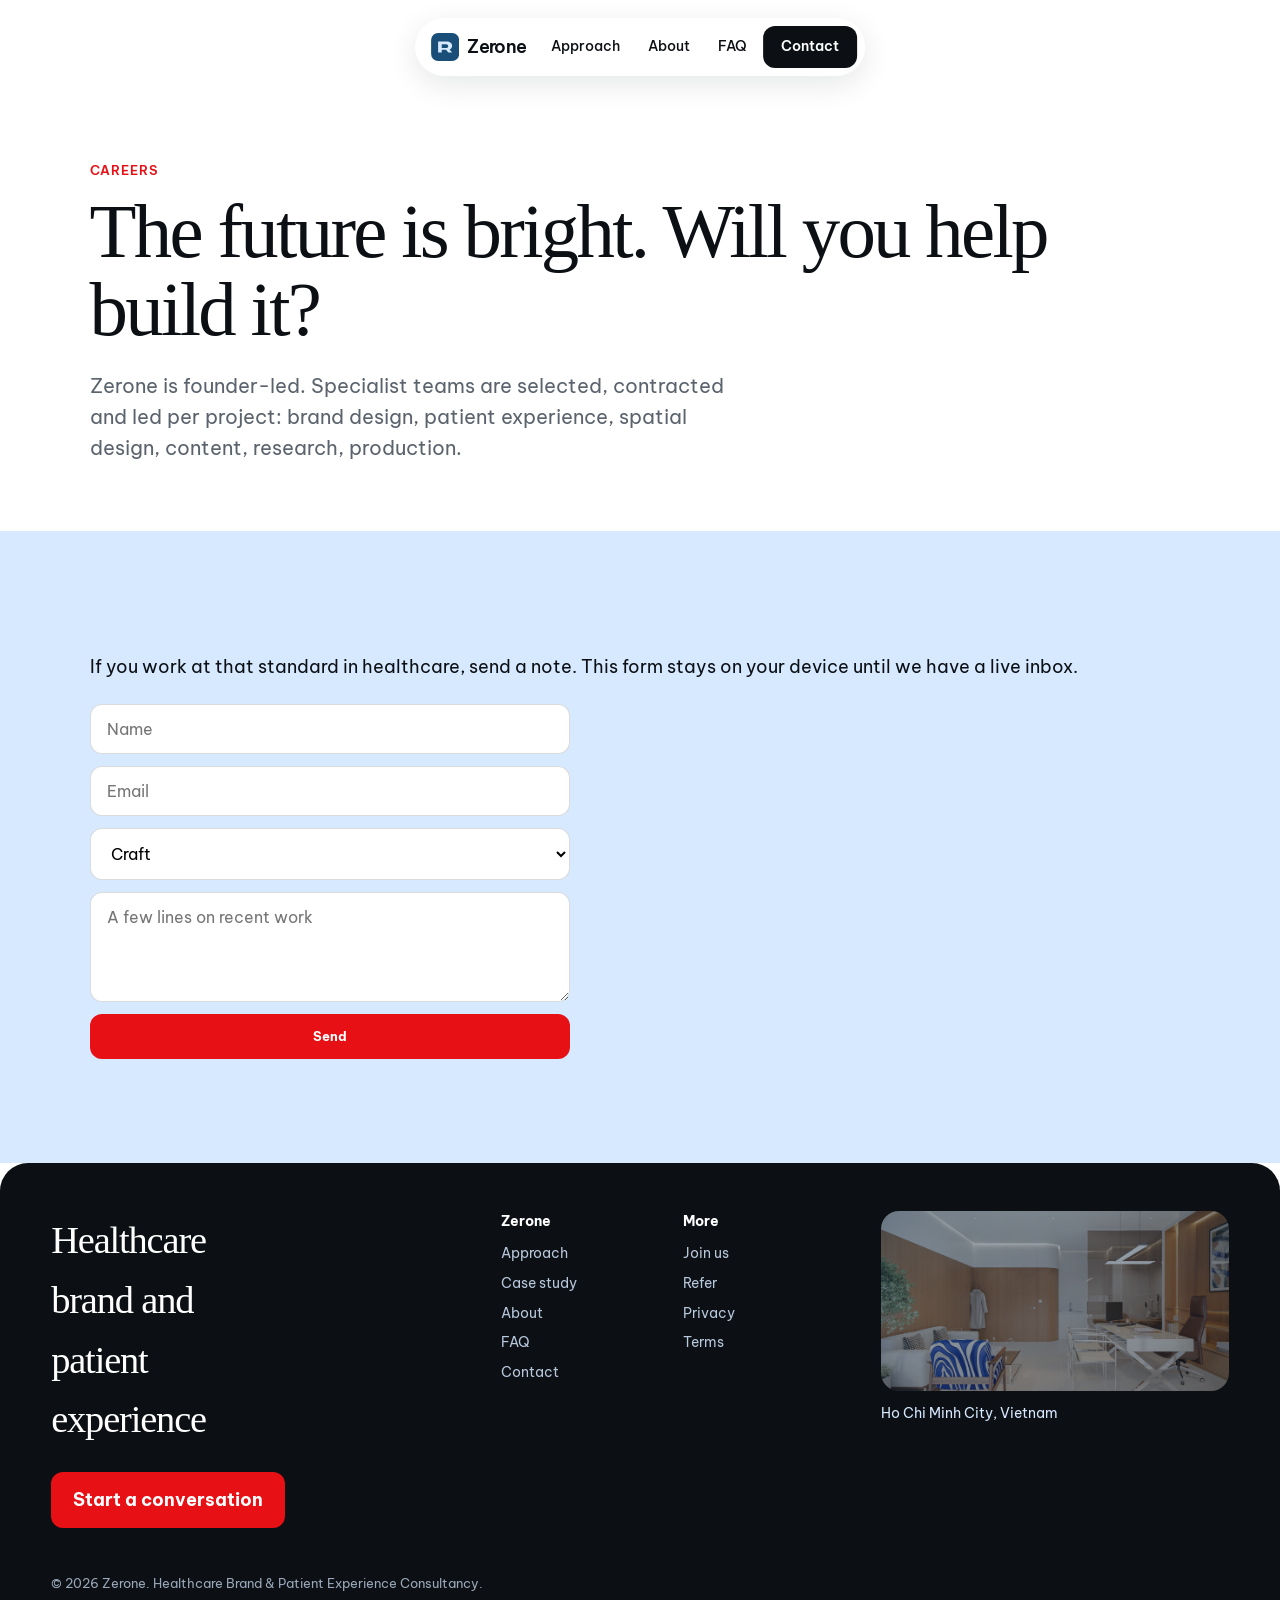
<file: join.html>
<!DOCTYPE html>
<html lang="en">
  <head>
    <meta charset="utf-8" />
    <meta name="viewport" content="width=device-width, initial-scale=1" />
    <title>Join us — Zerone</title>
    <link rel="icon" href="assets/logo.svg" type="image/svg+xml" />
    <link rel="preconnect" href="https://fonts.googleapis.com" />
    <link rel="preconnect" href="https://fonts.gstatic.com" crossorigin />
    <link href="https://fonts.googleapis.com/css2?family=Be+Vietnam+Pro:ital,wght@0,400;0,500;0,600;0,700;1,400&display=swap" rel="stylesheet" />
    <link rel="stylesheet" href="css/site.css" />
  </head>
  <body>
    <div id="chrome-top"></div>
    <header class="page-hero">
      <p class="kicker">Careers</p>
      <h1>The future is bright. Will you help build it?</h1>
      <p class="lede">Zerone is founder-led. Specialist teams are selected, contracted and led per project: brand design, patient experience, spatial design, content, research, production.</p>
    </header>
    <section class="section mist">
      <p>If you work at that standard in healthcare, send a note. This form stays on your device until we have a live inbox.</p>
      <form class="form" data-signup="join" style="margin-top: 1.5rem">
        <input type="text" name="name" placeholder="Name" required />
        <input type="email" name="email" placeholder="Email" required />
        <select name="craft" required>
          <option value="" disabled selected>Craft</option>
          <option>Brand design</option>
          <option>Patient experience</option>
          <option>Spatial design</option>
          <option>Content</option>
          <option>Research</option>
          <option>Production</option>
        </select>
        <textarea name="note" rows="4" placeholder="A few lines on recent work"></textarea>
        <button class="btn" type="submit">Send</button>
      </form>
      <p class="notice" data-notice="join">Thank you. We will read this.</p>
    </section>
    <div id="chrome-bottom"></div>
    <script src="js/site.js"></script>
  </body>
</html>
</file>
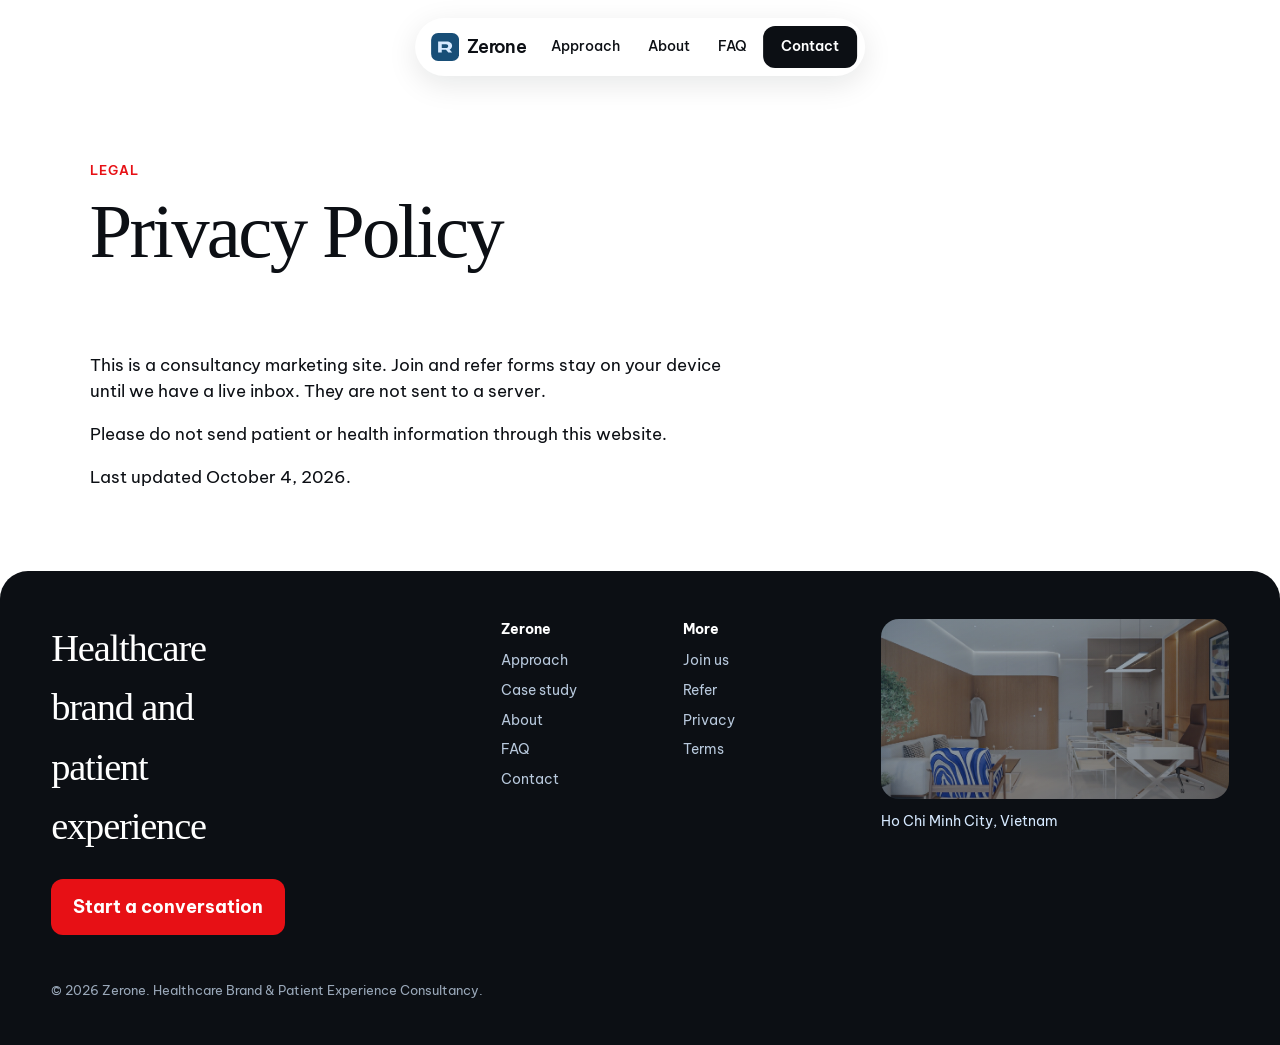
<file: privacy.html>
<!DOCTYPE html>
<html lang="en">
  <head>
    <meta charset="utf-8" />
    <meta name="viewport" content="width=device-width, initial-scale=1" />
    <title>Privacy Policy — Zerone</title>
    <link rel="icon" href="assets/logo.svg" type="image/svg+xml" />
    <link rel="preconnect" href="https://fonts.googleapis.com" />
    <link rel="preconnect" href="https://fonts.gstatic.com" crossorigin />
    <link href="https://fonts.googleapis.com/css2?family=Be+Vietnam+Pro:ital,wght@0,400;0,500;0,600;0,700;1,400&display=swap" rel="stylesheet" />
    <link rel="stylesheet" href="css/site.css" />
  </head>
  <body>
    <div id="chrome-top"></div>
    <header class="page-hero">
      <p class="kicker">Legal</p>
      <h1>Privacy Policy</h1>
    </header>
    <div class="prose">
      <p>This is a consultancy marketing site. Join and refer forms stay on your device until we have a live inbox. They are not sent to a server.</p>
      <p>Please do not send patient or health information through this website.</p>
      <p>Last updated October 4, 2026.</p>
    </div>
    <div id="chrome-bottom"></div>
    <script src="js/site.js"></script>
  </body>
</html>
</file>
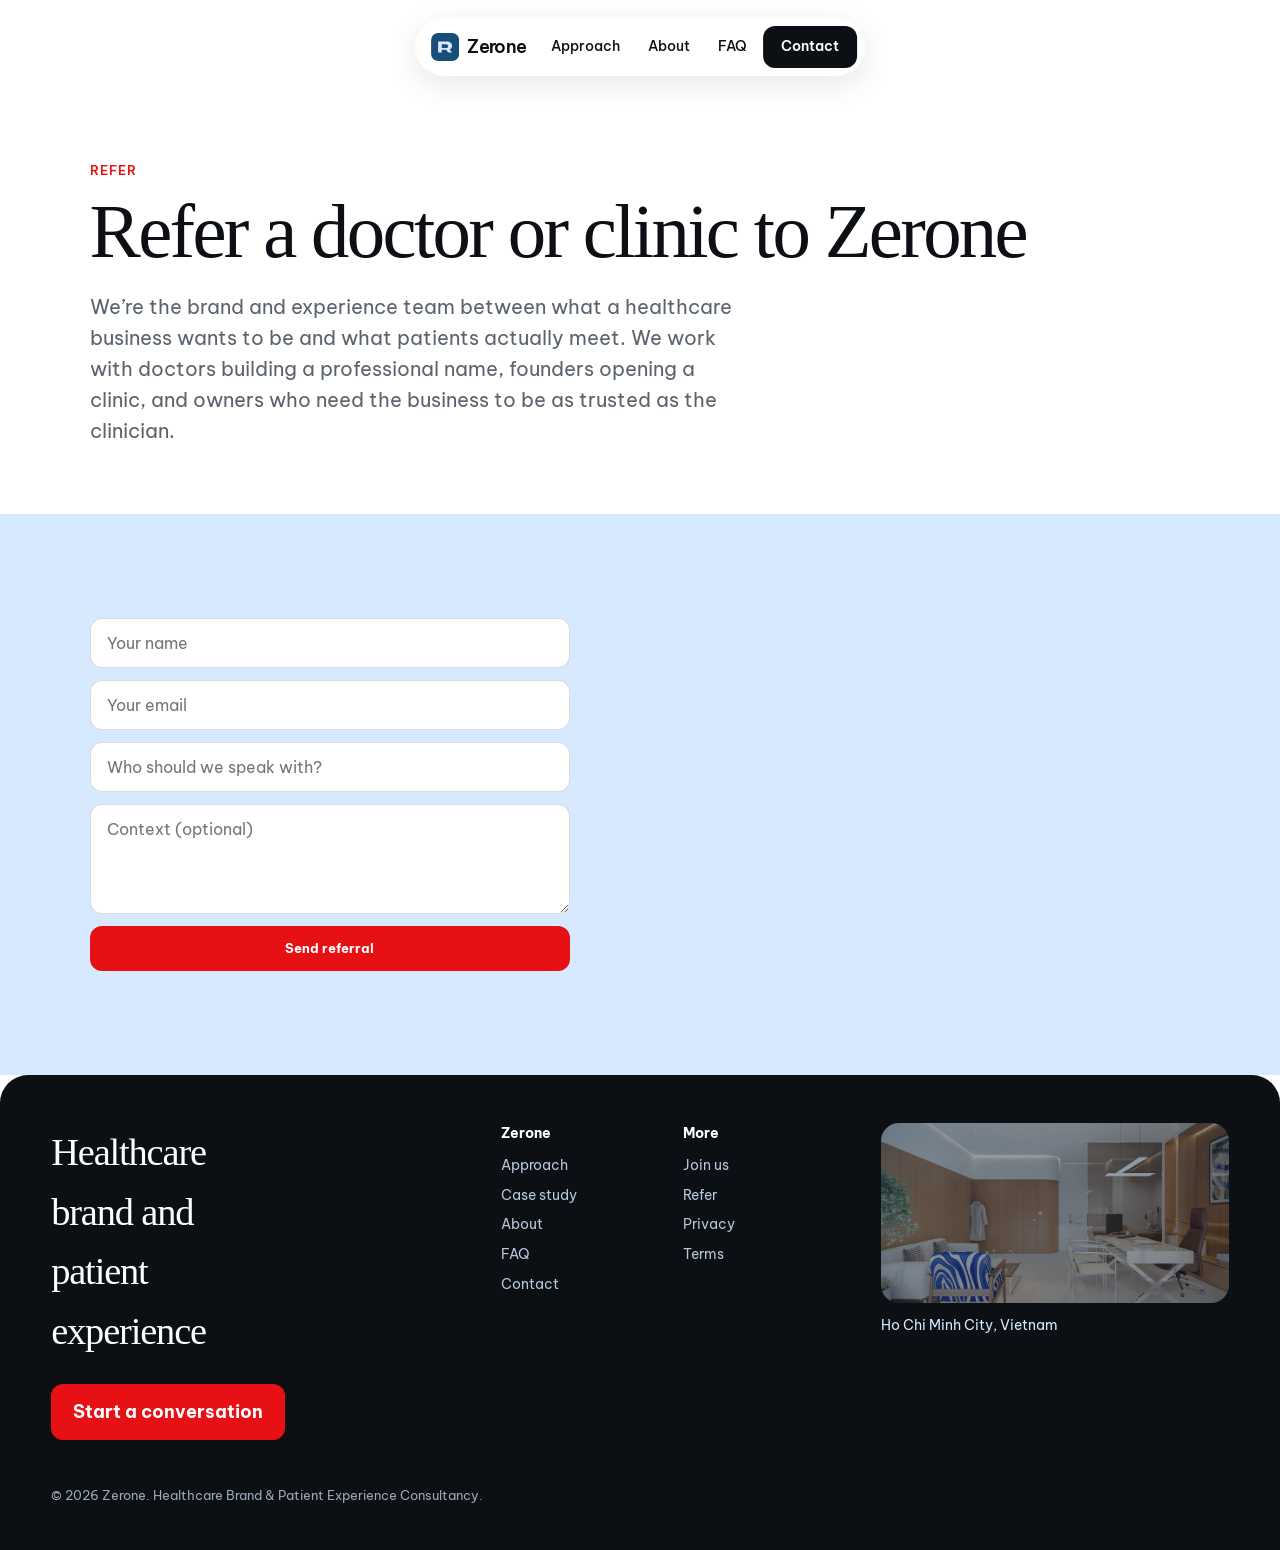
<file: refer.html>
<!DOCTYPE html>
<html lang="en">
  <head>
    <meta charset="utf-8" />
    <meta name="viewport" content="width=device-width, initial-scale=1" />
    <title>Refer — Zerone</title>
    <link rel="icon" href="assets/logo.svg" type="image/svg+xml" />
    <link rel="preconnect" href="https://fonts.googleapis.com" />
    <link rel="preconnect" href="https://fonts.gstatic.com" crossorigin />
    <link href="https://fonts.googleapis.com/css2?family=Be+Vietnam+Pro:ital,wght@0,400;0,500;0,600;0,700;1,400&display=swap" rel="stylesheet" />
    <link rel="stylesheet" href="css/site.css" />
  </head>
  <body>
    <div id="chrome-top"></div>
    <header class="page-hero">
      <p class="kicker">Refer</p>
      <h1>Refer a doctor or clinic to Zerone</h1>
      <p class="lede">We’re the brand and experience team between what a healthcare business wants to be and what patients actually meet. We work with doctors building a professional name, founders opening a clinic, and owners who need the business to be as trusted as the clinician.</p>
    </header>
    <section class="section mist">
      <form class="form" data-signup="refer">
        <input type="text" name="your_name" placeholder="Your name" required />
        <input type="email" name="email" placeholder="Your email" required />
        <input type="text" name="referral" placeholder="Who should we speak with?" required />
        <textarea name="note" rows="4" placeholder="Context (optional)"></textarea>
        <button class="btn" type="submit">Send referral</button>
      </form>
      <p class="notice" data-notice="refer">Thank you. We will follow up.</p>
    </section>
    <div id="chrome-bottom"></div>
    <script src="js/site.js"></script>
  </body>
</html>
</file>
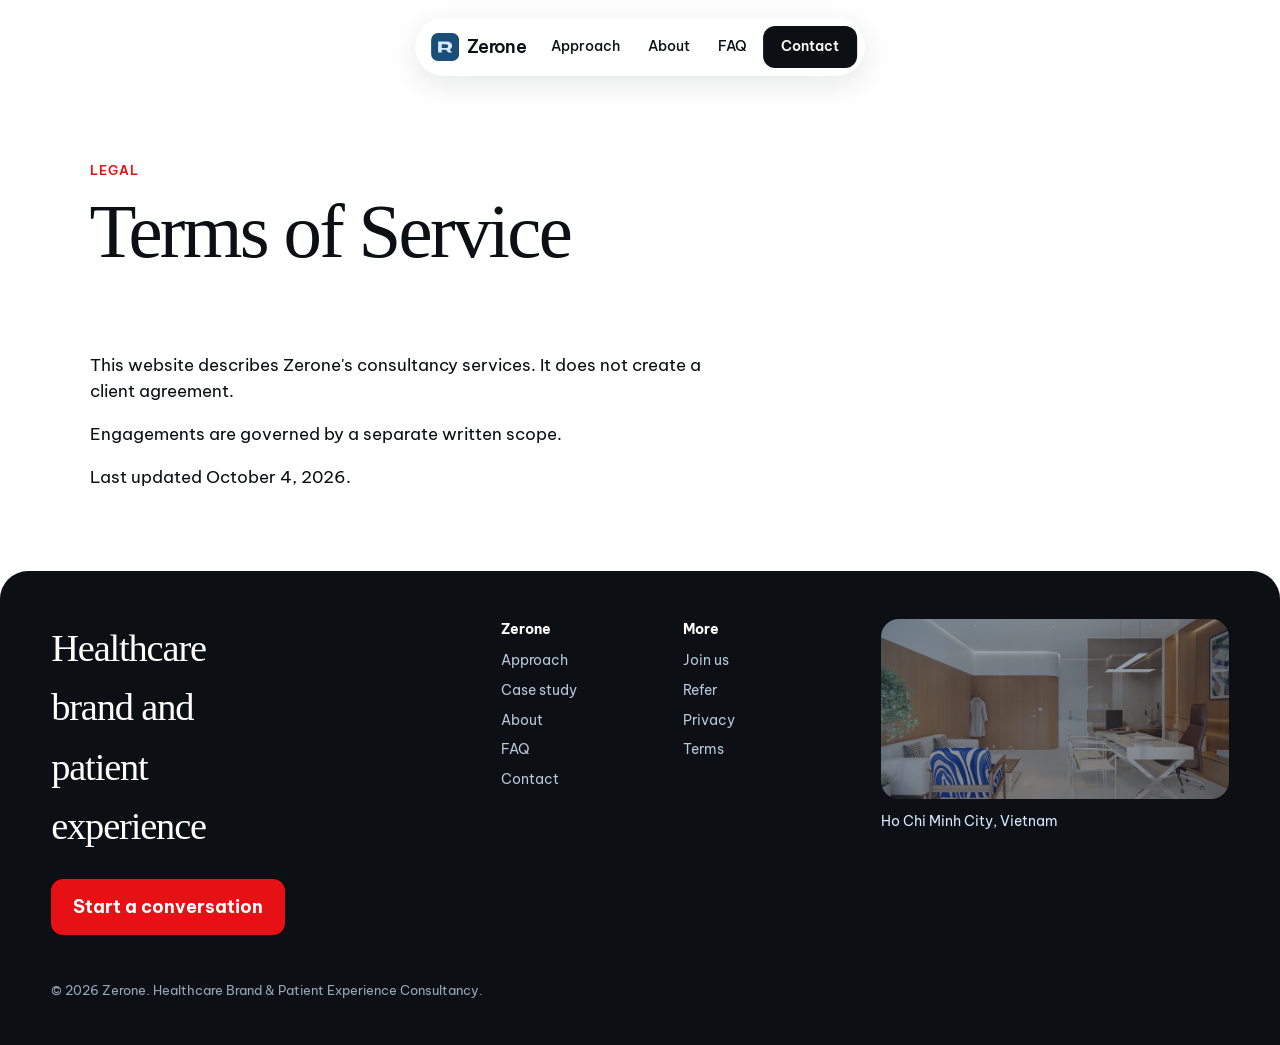
<file: terms.html>
<!DOCTYPE html>
<html lang="en">
  <head>
    <meta charset="utf-8" />
    <meta name="viewport" content="width=device-width, initial-scale=1" />
    <title>Terms of Service — Zerone</title>
    <link rel="icon" href="assets/logo.svg" type="image/svg+xml" />
    <link rel="preconnect" href="https://fonts.googleapis.com" />
    <link rel="preconnect" href="https://fonts.gstatic.com" crossorigin />
    <link href="https://fonts.googleapis.com/css2?family=Be+Vietnam+Pro:ital,wght@0,400;0,500;0,600;0,700;1,400&display=swap" rel="stylesheet" />
    <link rel="stylesheet" href="css/site.css" />
  </head>
  <body>
    <div id="chrome-top"></div>
    <header class="page-hero">
      <p class="kicker">Legal</p>
      <h1>Terms of Service</h1>
    </header>
    <div class="prose">
      <p>This website describes Zerone's consultancy services. It does not create a client agreement.</p>
      <p>Engagements are governed by a separate written scope.</p>
      <p>Last updated October 4, 2026.</p>
    </div>
    <div id="chrome-bottom"></div>
    <script src="js/site.js"></script>
  </body>
</html>
</file>
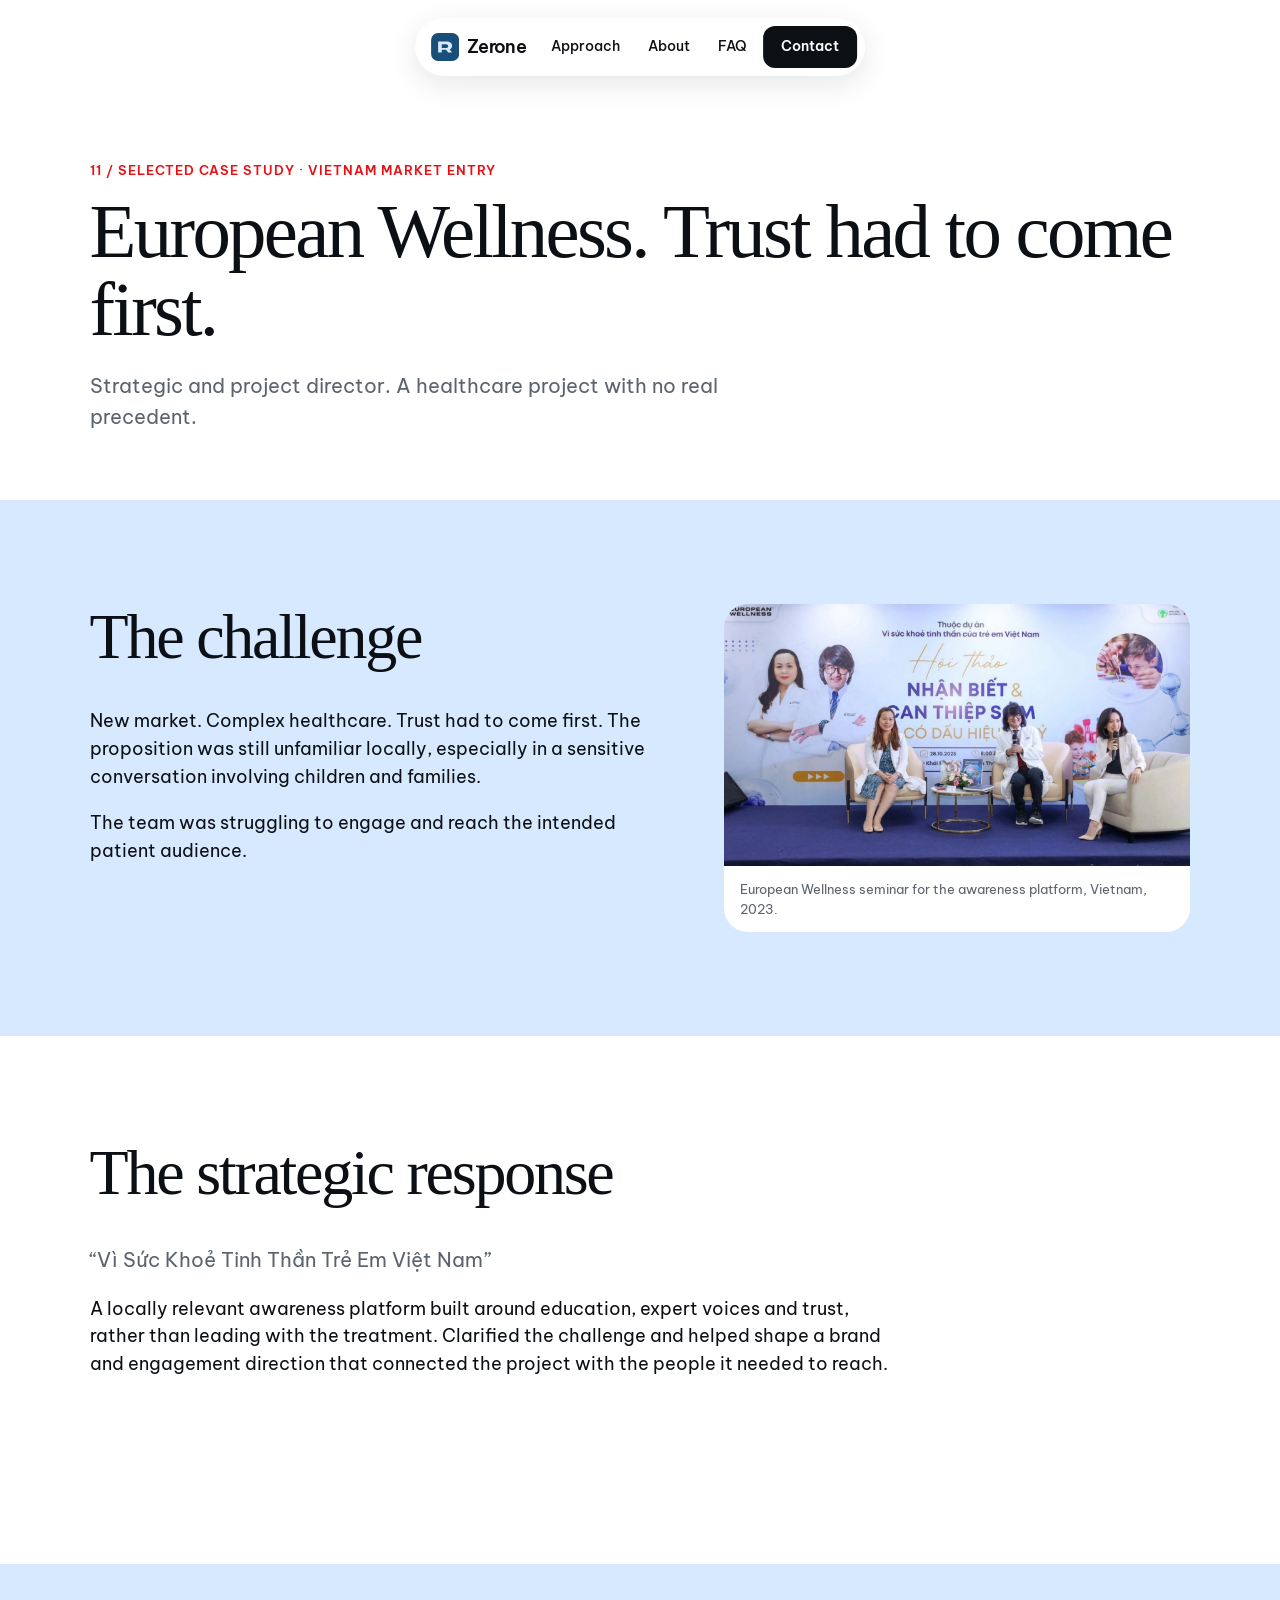
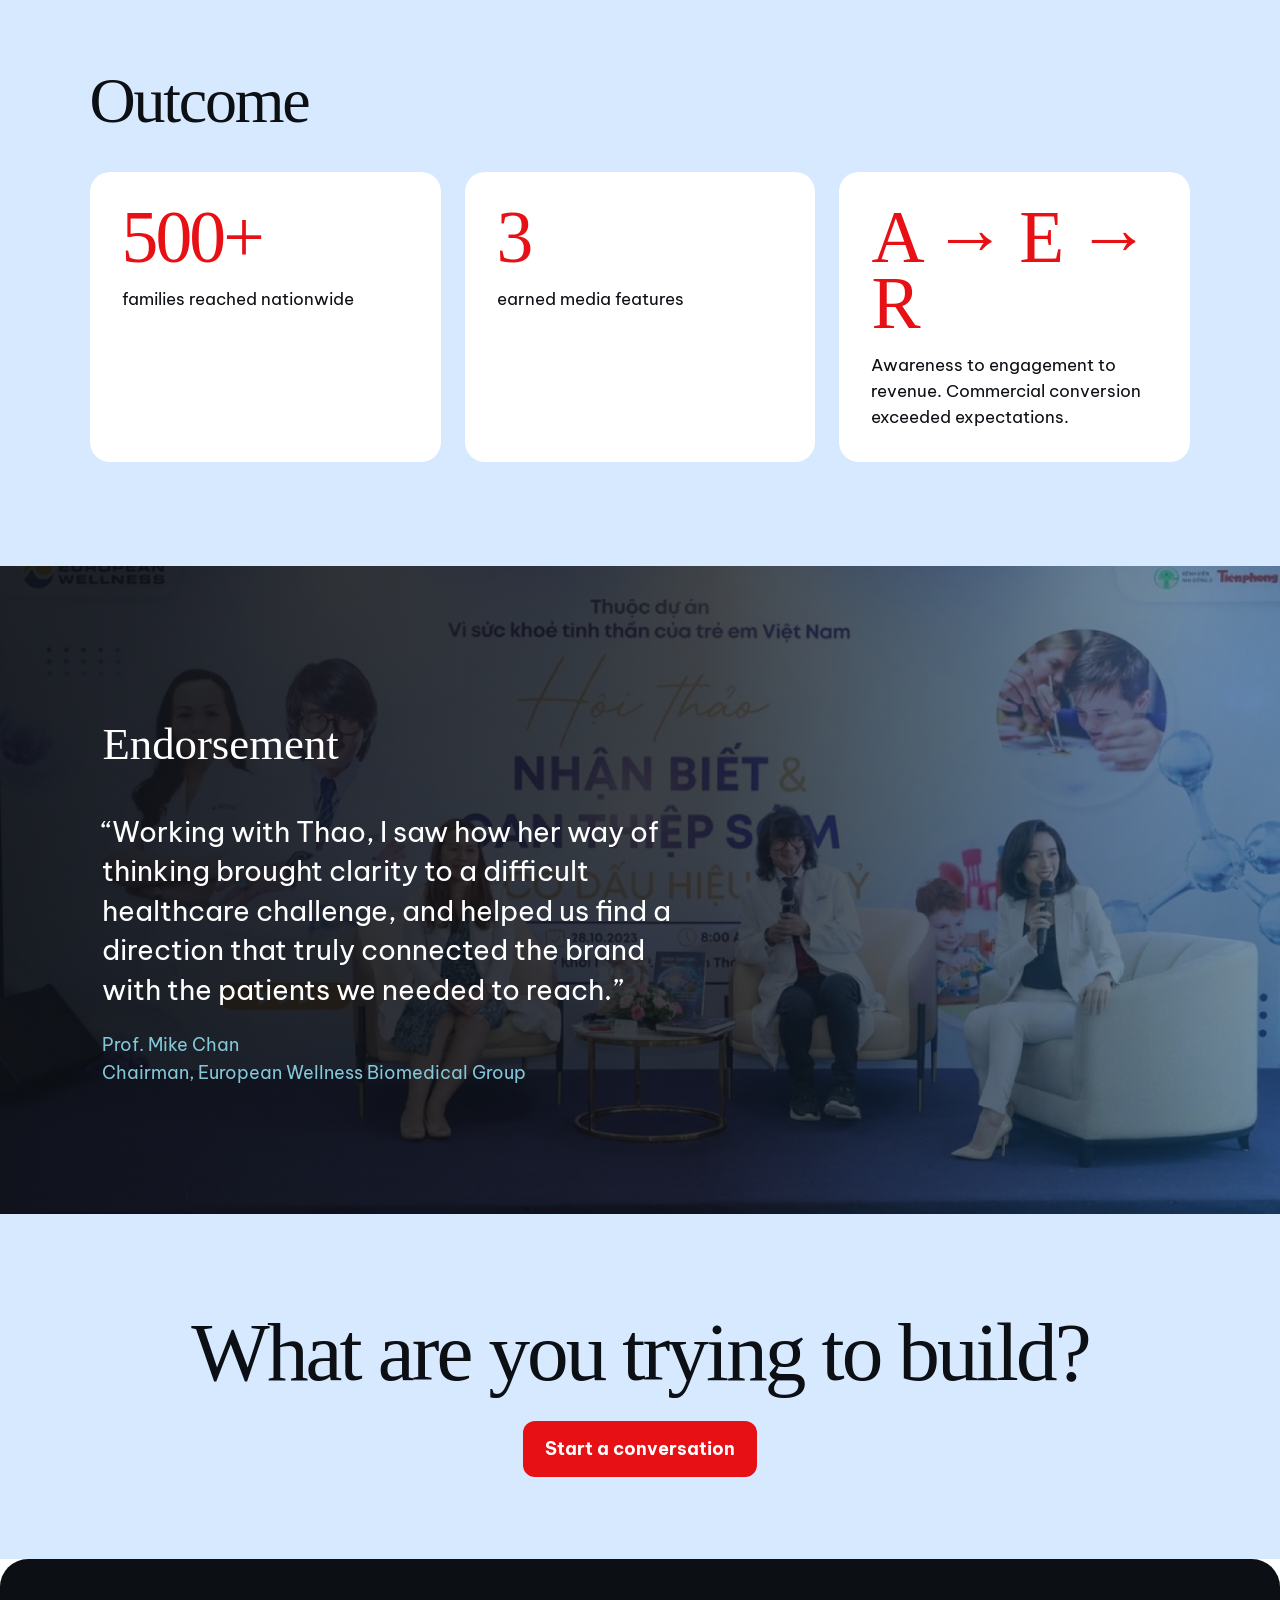
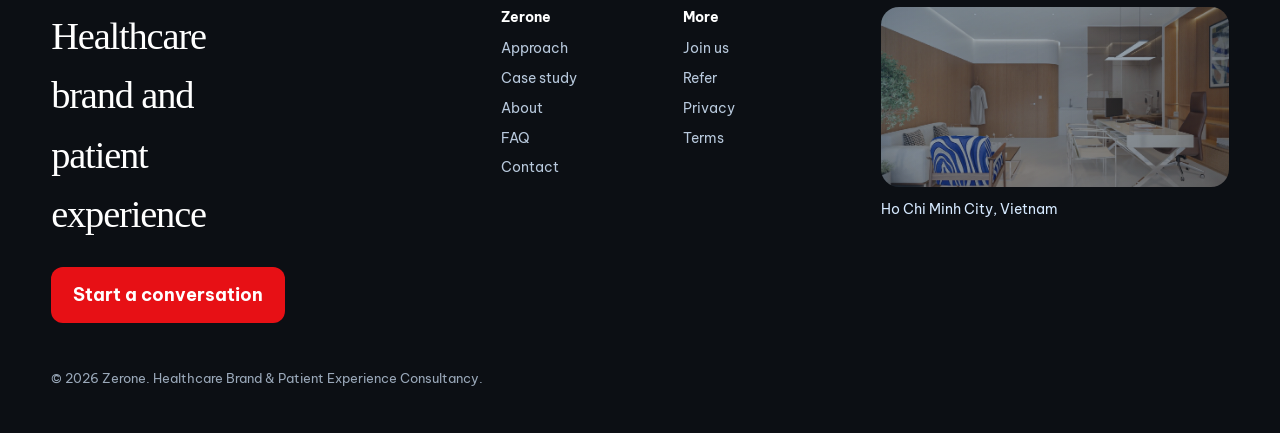
<file: work.html>
<!DOCTYPE html>
<html lang="en">
  <head>
    <meta charset="utf-8" />
    <meta name="viewport" content="width=device-width, initial-scale=1" />
    <title>Case study: European Wellness — Zerone</title>
    <link rel="icon" href="assets/logo.svg" type="image/svg+xml" />
    <link rel="preconnect" href="https://fonts.googleapis.com" />
    <link rel="preconnect" href="https://fonts.gstatic.com" crossorigin />
    <link href="https://fonts.googleapis.com/css2?family=Be+Vietnam+Pro:ital,wght@0,400;0,500;0,600;0,700;1,400&display=swap" rel="stylesheet" />
    <link rel="stylesheet" href="css/site.css" />
  </head>
  <body data-page="Case study">
    <div id="chrome-top"></div>
    <header class="page-hero">
      <p class="kicker">11 / Selected case study · Vietnam market entry</p>
      <h1>European Wellness. Trust had to come first.</h1>
      <p class="lede">Strategic and project director. A healthcare project with no real precedent.</p>
    </header>
    <section class="section mist">
      <div class="split">
        <div>
          <h2 class="display">The challenge</h2>
          <p>New market. Complex healthcare. Trust had to come first. The proposition was still unfamiliar locally, especially in a sensitive conversation involving children and families.</p>
          <p>The team was struggling to engage and reach the intended patient audience.</p>
        </div>
        <figure class="photo wide">
          <img src="assets/img/case-event.jpg" alt="Expert panel at the European Wellness seminar on early recognition and intervention" loading="lazy" />
          <figcaption>European Wellness seminar for the awareness platform, Vietnam, 2023.</figcaption>
        </figure>
      </div>
    </section>
    <section class="section">
      <h2 class="display">The strategic response</h2>
      <p class="lede">“Vì Sức Khoẻ Tinh Thần Trẻ Em Việt Nam”</p>
      <p class="prose tight">A locally relevant awareness platform built around education, expert voices and trust, rather than leading with the treatment. Clarified the challenge and helped shape a brand and engagement direction that connected the project with the people it needed to reach.</p>
    </section>
    <section class="section mist">
      <h2 class="display">Outcome</h2>
      <div class="stats">
        <article class="stat">
          <strong>500+</strong>
          <p>families reached nationwide</p>
        </article>
        <article class="stat">
          <strong>3</strong>
          <p>earned media features</p>
        </article>
        <article class="stat">
          <strong>A → E → R</strong>
          <p>Awareness to engagement to revenue. Commercial conversion exceeded expectations.</p>
        </article>
      </div>
    </section>
    <section class="quote-band has-img">
      <article class="quote-slide is-on">
        <p class="eyebrow">Endorsement</p>
        <p class="quote">
          “Working with Thao, I saw how her way of thinking brought clarity to a
          difficult healthcare challenge, and helped us find a direction that truly
          connected the brand with the patients we needed to reach.”
        </p>
        <p class="who">Prof. Mike Chan<br />Chairman, European Wellness Biomedical Group</p>
      </article>
    </section>
    <section class="cta-band">
      <h2>What are you trying to build?</h2>
      <p><a class="btn" href="contact.html">Start a conversation</a></p>
    </section>
    <div id="chrome-bottom"></div>
    <script src="js/site.js"></script>
  </body>
</html>
</file>
<file: css/site.css>
:root {
  --ink: #0c0f14;
  --ink-2: #14171b;
  --ink-3: #16181b;
  --blue: #184e77;
  --blue-2: #195380;
  --sky: #83c7d8;
  --mist: #d6e9ff;
  --slate: #5b636d;
  --white: #ffffff;
  --red: #e71015;
  --red-dark: #70020f;
  --ease-out: cubic-bezier(0.22, 1, 0.36, 1);
  --ease-ui: cubic-bezier(0.4, 0, 0.2, 1);
  --serif: Georgia, "Times New Roman", serif;
  --sans: "Be Vietnam Pro", system-ui, sans-serif;
}

*,
*::before,
*::after {
  box-sizing: border-box;
}

html {
  scroll-behavior: smooth;
}

body {
  margin: 0;
  background: var(--white);
  color: var(--ink);
  font-family: var(--sans);
  font-size: 18px;
  line-height: 1.55;
}

img {
  max-width: 100%;
  display: block;
}

a {
  color: inherit;
  text-decoration: none;
}

button,
input,
select,
textarea {
  font-family: inherit;
}

.site-nav {
  position: fixed;
  top: 18px;
  left: 50%;
  transform: translateX(-50%);
  z-index: 50;
  display: flex;
  align-items: center;
  gap: 4px;
  padding: 8px 8px 8px 16px;
  background: var(--white);
  border-radius: 999px;
  box-shadow: 0 8px 30px rgba(12, 15, 20, 0.1);
}

.brand {
  display: flex;
  align-items: center;
  gap: 8px;
  font-weight: 600;
  letter-spacing: -0.03em;
  margin-right: 8px;
}

.brand img {
  width: 28px;
  height: 28px;
}

.site-nav a.nav-link {
  padding: 10px 12px;
  border-radius: 999px;
  font-size: 14px;
  font-weight: 500;
  transition: background-color 0.3s cubic-bezier(0, 0, 0.2, 1), color 0.15s var(--ease-ui);
}

.site-nav a.nav-link.is-active,
.site-nav a.nav-link:hover {
  background: var(--mist);
}

.nav-cta {
  background: var(--ink) !important;
  color: var(--white) !important;
  padding: 10px 18px !important;
  border-radius: 12px !important;
  font-weight: 600 !important;
  font-size: 14px !important;
  transition: background-color 0.3s cubic-bezier(0, 0, 0.2, 1), transform 0.2s cubic-bezier(0, 0, 0.2, 1);
}

.nav-cta:hover {
  background: var(--red) !important;
  transform: scale(1.03);
}

.hero {
  position: relative;
  min-height: 100svh;
  overflow: hidden;
  color: var(--white);
  display: grid;
  grid-template-columns: minmax(0, 1fr) minmax(260px, 400px);
  grid-template-areas:
    "copy stack"
    "kicker stack";
  align-content: center;
  column-gap: 4rem;
  row-gap: 1.5rem;
  padding: 9rem 7vw 5rem;
}

.hero-video {
  position: absolute;
  inset: 0;
  width: 100%;
  height: 100%;
  object-fit: cover;
  object-position: center center;
  z-index: 0;
  filter: brightness(0.94) contrast(1.04) saturate(0.90);
}

.hero-video-overlay {
  position: absolute;
  inset: 0;
  z-index: 1;
  pointer-events: none;
 background: linear-gradient(
  90deg,
  rgba(17, 20, 20, 0.46) 0%,
  rgba(17, 20, 20, 0.24) 34%,
  rgba(17, 20, 20, 0.06) 62%,
  rgba(17, 20, 20, 0.00) 100%
);
}

.hero-copy,
.hero-kicker,
.activity-stack {
  position: relative;
  z-index: 2;
}

.hero-copy {
  grid-area: copy;
  min-width: 0;
}

.hero h1 {
  margin: 0 0 1.6rem;
  font-family: var(--serif);
  font-weight: 400;
  font-size: clamp(2.4rem, 5.6vw, 5.2rem);
  line-height: 1;
  letter-spacing: -0.035em;
  overflow-wrap: break-word;
  animation: heroIn 1.4s var(--ease-out) both;
}

.hero-actions {
  display: flex;
  flex-wrap: wrap;
  gap: 12px;
  align-items: center;
}

.hero-kicker {
  grid-area: kicker;
  margin: 0;
  font-size: 16px;
  font-weight: 500;
  color: var(--mist);
}

.activity-stack {
  grid-area: stack;
  align-self: end;
  display: grid;
  width: 100%;
}

.activity-card {
  grid-area: 1 / 1;
  background: rgba(255, 255, 255, 0.96);
  color: var(--ink);
  border-radius: 16px;
  padding: 16px 18px;
  display: flex;
  align-items: center;
  justify-content: space-between;
  gap: 12px;
  box-shadow: 0 18px 40px rgba(0, 0, 0, 0.18);
  animation: rise 7.5s infinite;
  opacity: 0;
}

.activity-card:nth-child(1) { animation-delay: 0s; }
.activity-card:nth-child(2) { animation-delay: 2.5s; }
.activity-card:nth-child(3) { animation-delay: 5s; }

.activity-card strong {
  font-size: 16px;
  font-weight: 560;
  min-width: 0;
}

.check {
  width: 28px;
  height: 28px;
  border-radius: 50%;
  flex: 0 0 auto;
  background: var(--red);
  color: var(--white);
  display: grid;
  place-items: center;
  font-size: 14px;
}

@keyframes rise {
  0% { opacity: 0; transform: translateY(28px) scale(0.98); }
  12%, 55% { opacity: 1; transform: translateY(0) scale(1); }
  70%, 100% { opacity: 0; transform: translateY(-18px) scale(0.99); }
}

@keyframes heroIn {
  from { opacity: 0; transform: translateY(48px); clip-path: inset(0 0 100% 0); }
  to { opacity: 1; transform: none; clip-path: inset(0); }
}

.ticker {
  display: flex;
  align-items: stretch;
  min-height: 68px;
  background: var(--ink);
  color: var(--mist);
  overflow: hidden;
}

.ticker-label {
  position: relative;
  z-index: 2;
  flex: 0 0 auto;
  white-space: nowrap;
  background: var(--red);
  color: var(--white);
  display: grid;
  place-items: center;
  padding: 0 24px;
  font-weight: 600;
  font-size: 15px;
}

.ticker-track {
  position: relative;
  z-index: 1;
  display: flex;
  align-items: center;
  gap: 48px;
  padding-left: 32px;
  animation: marquee 28s linear infinite;
  white-space: nowrap;
  font-size: 16px;
}

.ticker-track span::before {
  content: "•";
  margin-right: 48px;
  opacity: 0.6;
}

@keyframes marquee {
  from { transform: translateX(0); }
  to { transform: translateX(-50%); }
}

.section {
  padding: 6.5rem 7vw;
}

.section.mist { background: var(--mist); }
.section.ink { background: var(--ink); color: var(--white); }
.section.blue { background: var(--blue); color: var(--white); }

.display,
.page-hero h1,
.works h2,
.faq-wrap h2,
.cta-band h2 {
  font-family: var(--serif);
  font-weight: 400;
  letter-spacing: -0.035em;
  line-height: 1.02;
}

.display {
  font-size: clamp(2.2rem, 5vw, 4.4rem);
  margin: 0 0 2.4rem;
}

.kicker {
  text-transform: uppercase;
  letter-spacing: 0.08em;
  font-size: 12px;
  font-weight: 600;
  color: var(--red);
  margin: 0 0 0.8rem;
}

.section.ink .kicker,
.section.blue .kicker {
  color: var(--white);
}

.lede {
  max-width: 46ch;
  color: var(--slate);
  font-size: 1.1rem;
}

.stats {
  display: grid;
  grid-template-columns: 1fr 1fr 1fr;
  gap: 24px;
}

.stat {
  background: var(--white);
  border-radius: 20px;
  padding: 2rem;
}

.stat strong {
  color: var(--red);
  display: block;
  font-family: var(--serif);
  font-size: clamp(2.8rem, 6vw, 4.6rem);
  font-weight: 400;
  letter-spacing: -0.04em;
  line-height: 0.9;
}

.stat p {
  margin: 1rem 0 0;
  color: var(--ink);
}

.stat .src {
  margin-top: 0.6rem;
  font-size: 13px;
  color: var(--slate);
}

.split {
  display: grid;
  grid-template-columns: 1.1fr 0.9fr;
  gap: 4rem;
  align-items: start;
}

.split-panel {
  background: var(--ink-2);
  border-radius: 24px;
  min-height: 280px;
  padding: 2rem;
  color: var(--mist);
}

.cards,
.work-grid,
.caps {
  display: grid;
  grid-template-columns: repeat(3, 1fr);
  gap: 16px;
}

.work-grid.four,
.caps {
  grid-template-columns: repeat(4, 1fr);
}

.work-grid.two {
  grid-template-columns: repeat(2, 1fr);
}

.card,
.work-card,
.cap {
  background: var(--white);
  border-radius: 20px;
  padding: 1.5rem 1.5rem 1.6rem;
  transition: transform 0.5s cubic-bezier(0, 0, 0.2, 1);
}

.section.mist .card,
.section.mist .work-card,
.section.mist .cap {
  background: var(--white);
}

.section:not(.mist):not(.ink):not(.blue) .card,
.section:not(.mist):not(.ink):not(.blue) .work-card,
.section:not(.mist):not(.ink):not(.blue) .cap {
  background: var(--mist);
}

.card:hover,
.work-card:hover,
.story-card:hover {
  transform: translateY(-6px);
}

.num,
.role {
  font-size: 13px;
  font-weight: 600;
  color: var(--red);
  margin-bottom: 0.7rem;
}

.card h3,
.work-card h3,
.cap h3 {
  font-family: var(--serif);
  font-weight: 400;
  font-size: 1.45rem;
  letter-spacing: -0.02em;
  margin: 0 0 0.6rem;
}

.card p,
.work-card p,
.cap p {
  margin: 0;
  color: var(--slate);
}

.quote-band {
  position: relative;
  min-height: 72vh;
  background: var(--ink);
  color: var(--white);
  overflow: hidden;
}

.quote-slide {
  display: none;
  padding: 16vh 8vw 12vh;
  max-width: 780px;
}

.quote-slide.is-on {
  display: block;
  animation: fadeSlide 1s var(--ease-out);
}

.quote-slide .eyebrow {
  font-family: var(--serif);
  font-size: clamp(1.8rem, 3.5vw, 2.8rem);
  margin: 0 0 2rem;
}

.quote-slide .quote {
  font-size: clamp(1.3rem, 2.2vw, 1.85rem);
  line-height: 1.4;
  margin: 0 0 1.4rem;
}

.quote-slide .who {
  color: var(--sky);
}

@keyframes fadeSlide {
  from { opacity: 0; transform: scale(1.03); }
  to { opacity: 1; transform: none; }
}

.autoplay {
  position: absolute;
  left: 8vw;
  bottom: 8vh;
  height: 3px;
  width: 160px;
  background: rgba(255, 255, 255, 0.25);
}

.autoplay::after {
  content: "";
  display: block;
  height: 100%;
  background: var(--red);
  animation: autoplay-progress 6s linear infinite;
}

@keyframes autoplay-progress {
  0% { width: 0; }
  100% { width: 100%; }
}

.quote-nav {
  position: absolute;
  right: 6vw;
  bottom: 6vh;
}

.quote-nav a {
  background: rgba(255, 255, 255, 0.12);
  border-radius: 12px;
  padding: 12px 18px;
  backdrop-filter: blur(8px);
}

.faq-wrap {
  display: grid;
  grid-template-columns: 0.7fr 1.3fr;
  gap: 3rem;
}

.faq-item {
  border-top: 1px solid rgba(12, 15, 20, 0.12);
}

.faq-item button {
  width: 100%;
  text-align: left;
  background: none;
  border: 0;
  padding: 1.15rem 0;
  font-size: 1.1rem;
  cursor: pointer;
  display: flex;
  justify-content: space-between;
  gap: 1rem;
}

.faq-item button span {
  transition: transform 0.2s var(--ease-ui);
}

.faq-item.open button span {
  transform: rotate(180deg);
}

.faq-item p {
  margin: 0;
  padding: 0 0 1.15rem;
  color: var(--slate);
  display: none;
}

.faq-item.open p {
  display: block;
}

.cta-band {
  padding: 6rem 7vw 4rem;
  text-align: center;
  background: var(--mist);
}

.cta-band h2 {
  font-size: clamp(2.6rem, 6.5vw, 5.2rem);
  margin: 0 0 1.6rem;
}

.btn,
.btn-lime {
  display: inline-flex;
  align-items: center;
  justify-content: center;
  background: var(--red);
  color: var(--white);
  border: 0;
  border-radius: 12px;
  padding: 14px 22px;
  font-weight: 650;
  cursor: pointer;
  transition: transform 0.2s cubic-bezier(0, 0, 0.2, 1), background-color 0.3s cubic-bezier(0, 0, 0.2, 1);
}

.btn:hover,
.btn-lime:hover {
  transform: scale(1.04);
  background: var(--red-dark);
}

.btn-dark {
  background: var(--ink);
  color: var(--white);
}

.btn-dark:hover {
  background: var(--red);
}

.footer {
  background: var(--ink);
  color: var(--mist);
  display: grid;
  grid-template-columns: 1.2fr 1fr 1fr;
  gap: 2rem;
  padding: 3rem 4vw 2rem;
  border-radius: 28px 28px 0 0;
}

.footer h3 {
  font-family: var(--serif);
  font-weight: 400;
  font-size: clamp(1.8rem, 3vw, 2.6rem);
  letter-spacing: -0.03em;
  margin: 0 0 1.4rem;
  max-width: 12ch;
  color: var(--white);
}

.footer-cols {
  display: grid;
  grid-template-columns: 1fr 1fr;
  gap: 1rem;
  font-size: 14px;
}

.footer-cols b {
  display: block;
  margin-bottom: 10px;
  color: var(--white);
}

.footer-cols a {
  display: block;
  opacity: 0.85;
  margin-bottom: 8px;
}

.footer-photo {
  border-radius: 18px;
  min-height: 180px;
  background:
    linear-gradient(160deg, rgba(24, 78, 119, 0.35), rgba(12, 15, 20, 0.55)),
    url("../assets/img/consult-room.jpg") center / cover no-repeat;
}

.legal {
  grid-column: 1 / -1;
  opacity: 0.7;
  font-size: 13px;
}

.page-hero {
  padding: 10rem 7vw 3rem;
}

.page-hero h1 {
  font-size: clamp(2.6rem, 6vw, 4.8rem);
  margin: 0.4rem 0 1rem;
}

.prose {
  max-width: 68ch;
  padding: 0 7vw 4rem;
}

.prose.tight {
  padding-left: 0;
  padding-right: 0;
}

.story-grid {
  display: grid;
  grid-template-columns: 1fr 1fr;
  gap: 16px;
  padding: 0 7vw 4rem;
}

.story-card,
.ui-card {
  background: var(--mist);
  border-radius: 20px;
  padding: 1.8rem;
}

.photo-slot {
  min-height: 220px;
  border-radius: 16px;
  background:
    repeating-linear-gradient(135deg, rgba(24, 78, 119, 0.08) 0 10px, transparent 10px 20px),
    var(--mist);
  display: grid;
  place-items: center;
  color: var(--slate);
  font-size: 13px;
  font-weight: 600;
  margin-bottom: 1rem;
}

.form {
  display: grid;
  gap: 12px;
  max-width: 480px;
}

.form input,
.form select,
.form textarea {
  border: 1px solid rgba(12, 15, 20, 0.15);
  border-radius: 12px;
  padding: 14px 16px;
  font-size: 16px;
  background: var(--white);
}

.form input:focus,
.form select:focus,
.form textarea:focus {
  outline: 2px solid var(--sky);
}

.notice {
  display: none;
  color: var(--red-dark);
  font-weight: 600;
}

.form-page {
  min-height: 70vh;
  display: grid;
  place-items: center;
  padding: 10rem 7vw 4rem;
  text-align: center;
}

.reveal {
  opacity: 0;
  transform: translateY(40px);
  transition: opacity 1s var(--ease-out), transform 1s var(--ease-out);
}

.reveal.in {
  opacity: 1;
  transform: none;
}

@media (max-width: 900px) {
  .stats,
  .split,
  .cards,
  .work-grid,
  .work-grid.four,
  .work-grid.two,
  .caps,
  .faq-wrap,
  .footer,
  .story-grid {
    grid-template-columns: 1fr;
  }

  .hero {
    grid-template-columns: minmax(0, 1fr);
    grid-template-areas:
      "copy"
      "kicker"
      "stack";
    padding: 7.5rem 6vw 3rem;
    row-gap: 1.5rem;
  }

  .activity-stack {
    align-self: start;
  }

  .ticker-label {
    padding: 0 14px;
    font-size: 13px;
  }

  .site-nav .nav-link:not(.nav-cta) {
    display: none;
  }

  .site-nav .nav-link[href="approach.html"],
  .site-nav .nav-link[href="about.html"] {
    display: none;
  }
}

@media (prefers-reduced-motion: reduce) {
  .reveal,
  .hero h1,
  .activity-card,
  .ticker-track,
  .quote-slide.is-on {
    animation: none;
    transition: none;
    opacity: 1;
    transform: none;
    clip-path: none;
  }
}

/* Deck photography */
.photo {
  margin: 0;
  border-radius: 24px;
  overflow: hidden;
  background: var(--mist);
}

.photo img {
  width: 100%;
  height: 100%;
  object-fit: cover;
  display: block;
  aspect-ratio: var(--ar, 4 / 3);
}

.photo figcaption {
  padding: 0.8rem 1rem;
  font-size: 13px;
  color: var(--slate);
  background: var(--white);
}

.photo.portrait img { --ar: 3 / 4; }
.photo.wide img { --ar: 16 / 9; }

.split.flip {
  grid-template-columns: 0.95fr 1.05fr;
}

.split.center {
  align-items: center;
}

.quote-band.has-img {
  background:
    linear-gradient(90deg, rgba(12, 15, 20, 0.92) 0%, rgba(12, 15, 20, 0.78) 55%, rgba(24, 78, 119, 0.55) 100%),
    url("../assets/img/case-event.jpg") center / cover no-repeat;
}

.founder-card {
  display: grid;
  grid-template-columns: minmax(220px, 340px) 1fr;
  gap: 3rem;
  align-items: start;
}

.work-card .photo {
  margin-bottom: 1rem;
  border-radius: 16px;
}

.work-card .photo img { --ar: 4 / 5; object-position: center top; }

@media (max-width: 900px) {
  .split.flip,
  .founder-card {
    grid-template-columns: 1fr;
  }
}

/* Readability and problem diagram */
.lede { font-size: 1.25rem; }
.work-card p, .stat p, .cap p, .prose p, .faq-item p { font-size: 1.05rem; }
.stat .src, .work-card .src, .src { font-size: 14px; }
.kicker { font-size: 13px; }
.flow { display: flex; flex-wrap: wrap; gap: 12px; margin: 2.5rem 0 0.5rem; }
.flow span { flex: 1 1 140px; padding: 1.2rem 1rem; text-align: center; background: var(--mist); color: var(--ink); font-weight: 600; letter-spacing: 0.06em; text-transform: uppercase; font-size: 0.9rem; border-radius: 4px; }
.flow-arrow { text-align: center; font-size: 2.2rem; color: var(--red); }
.flow-result { max-width: 560px; margin: 0 auto; padding: 1.2rem; text-align: center; font-weight: 700; letter-spacing: 0.06em; text-transform: uppercase; background: var(--red-dark); color: var(--white); border-radius: 4px; }
.hero .lede { color: rgba(255, 255, 255, 0.95); }
.work-card .src { margin-top: 0.7rem; }

/* Trust Translation diagram */
.tt-field { position: relative; width: min(980px, 100%); height: 560px; margin: 2.5rem auto 0; }
.tt-signals { position: absolute; inset: 0; width: 100%; height: 100%; overflow: visible; }
.tt-signals path { fill: none; stroke: rgba(24, 78, 119, 0.4); stroke-width: 1.4; stroke-dasharray: 1; stroke-dashoffset: 1; transition: stroke-dashoffset 1.4s cubic-bezier(0.25, 0.8, 0.2, 1); }
.tt-signals circle { fill: var(--red); opacity: 0; transition: opacity 0.35s ease; }
.tt-core { position: absolute; z-index: 3; left: 50%; top: 50%; width: 250px; aspect-ratio: 1; border-radius: 50%; display: grid; place-items: center; padding: 28px; text-align: center; color: #fff; background: var(--red-dark); box-shadow: 0 24px 60px rgba(112, 2, 15, 0.25); opacity: 0; transform: translate(-50%, -50%) scale(0.72); transition: opacity 0.6s ease, transform 1s cubic-bezier(0.16, 1, 0.3, 1); }
.tt-core::before { content: ""; position: absolute; inset: -12px; border: 1px solid rgba(112, 2, 15, 0.28); border-radius: 50%; }
.tt-core-name { font-family: var(--serif); font-size: 2rem; line-height: 1; }
.tt-core-by { display: block; margin-top: 14px; font-size: 11px; font-weight: 600; letter-spacing: 0.16em; text-transform: uppercase; opacity: 0.8; }
.tt-node { position: absolute; z-index: 2; width: 270px; opacity: 0; transform: translateY(12px); transition: opacity 0.5s ease, transform 0.7s cubic-bezier(0.16, 1, 0.3, 1); }
.tt-num { display: inline-block; margin-bottom: 8px; color: var(--red); font-size: 12px; font-weight: 700; letter-spacing: 0.12em; text-transform: uppercase; }
.tt-node h3 { margin: 0; color: var(--blue); font-size: 1.3rem; font-weight: 700; letter-spacing: 0.02em; text-transform: uppercase; }
.tt-node p { margin: 8px 0 0; color: var(--slate); font-size: 1.05rem; line-height: 1.45; }
.tt-n1 { left: 0; top: 3%; }
.tt-n2 { right: 0; top: 11%; text-align: right; }
.tt-n3 { left: 3%; bottom: 0; }
.tt-n4 { right: 1%; bottom: 3%; text-align: right; }
.is-visible .tt-core { opacity: 1; transform: translate(-50%, -50%) scale(1); }
.is-visible .tt-signals path { stroke-dashoffset: 0; transition-delay: 0.35s; }
.is-visible .tt-signals circle { opacity: 1; transition-delay: 1.25s; }
.is-visible .tt-node { opacity: 1; transform: none; }
.is-visible .tt-n1 { transition-delay: 0.9s; }
.is-visible .tt-n2 { transition-delay: 1.02s; }
.is-visible .tt-n3 { transition-delay: 1.14s; }
.is-visible .tt-n4 { transition-delay: 1.26s; }
@media (max-width: 760px) {
  .tt-field { height: auto; margin-top: 2rem; padding-left: 32px; display: flex; flex-direction: column; gap: 14px; }
  .tt-signals { left: 9px; width: 2px; height: 100%; overflow: hidden; background: linear-gradient(var(--red), var(--blue), rgba(24, 78, 119, 0.12)); }
  .tt-signals path, .tt-signals circle { display: none; }
  .tt-core { position: relative; left: auto; top: auto; width: 100%; max-width: 240px; aspect-ratio: auto; min-height: 120px; border-radius: 22px; place-items: start; text-align: left; padding: 22px; transform: scale(0.9); }
  .tt-core::before { inset: -6px; border-radius: 27px; }
  .is-visible .tt-core { transform: none; }
  .tt-node, .tt-n1, .tt-n2, .tt-n3, .tt-n4 { position: relative; inset: auto; width: 100%; padding: 18px 20px; text-align: left; background: rgba(255, 255, 255, 0.6); border-radius: 14px; }
  .tt-node::before { content: ""; position: absolute; left: -28px; top: 26px; width: 8px; height: 8px; border: 2px solid var(--red); border-radius: 50%; background: var(--mist); }
}
@media (prefers-reduced-motion: reduce) {
  .tt-core, .tt-node, .tt-signals path, .tt-signals circle { transition: none !important; }
  .tt-core, .tt-node, .tt-signals circle { opacity: 1; }
  .tt-node { transform: none; }
  .tt-core { transform: translate(-50%, -50%) scale(1); }
  .tt-signals path { stroke-dashoffset: 0; }
}
</file>
